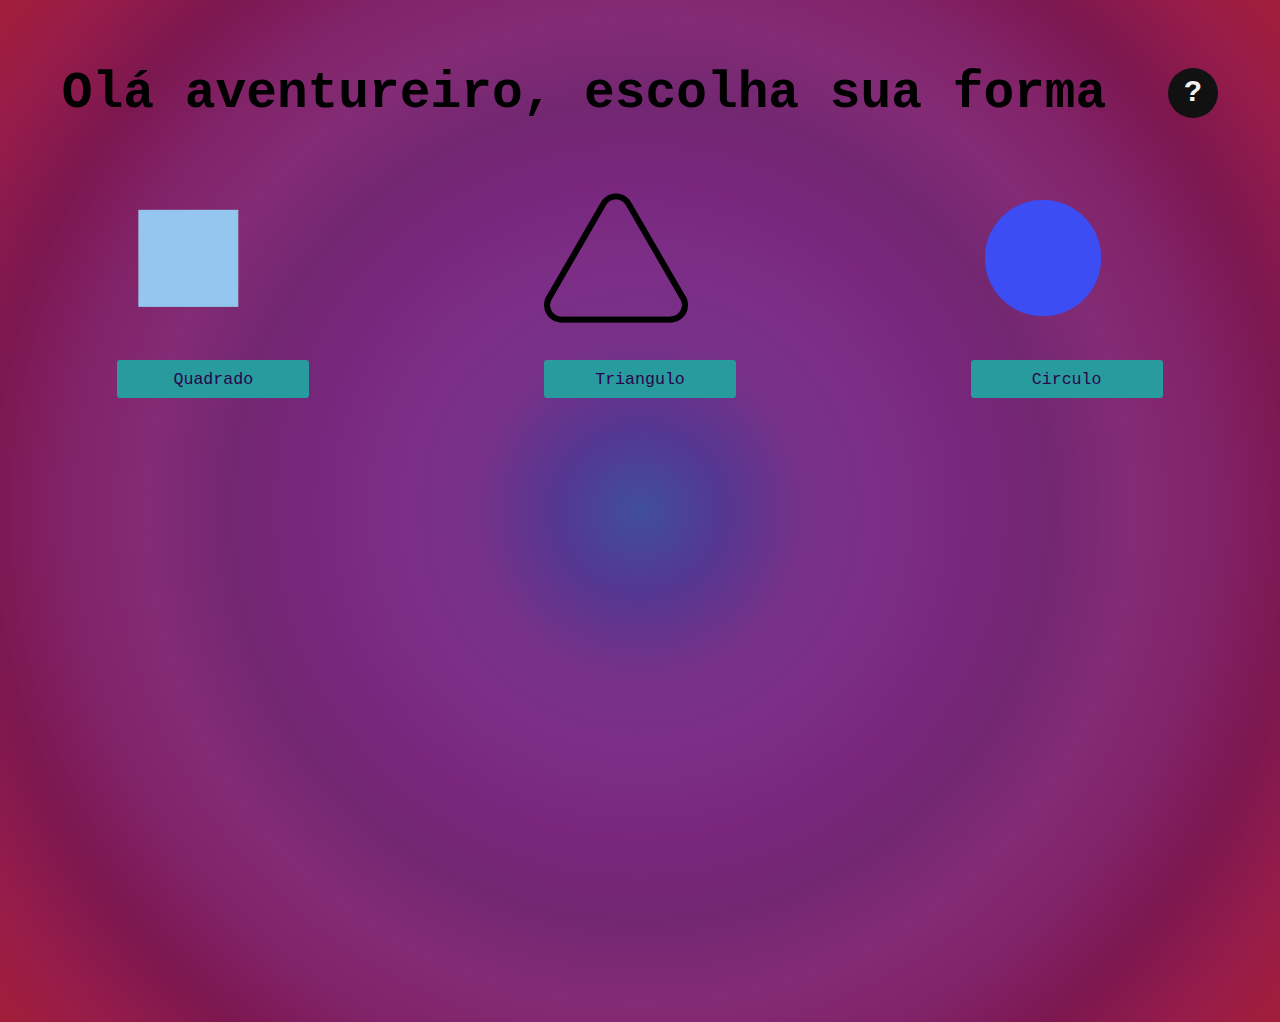
<file: index.html>
<!DOCTYPE html>
<html lang="pt-br">

<head>
    <meta charset="UTF-8">
    <meta name="viewport" content="width=device-width, initial-scale=1.0">
    <title>Aventura Geométrica</title>
    <link rel="stylesheet" href="./css/style.css">
    
</head>

<body>
    <div id="cover"></div>
    <div class="escrita">
        <h2 id="texto">Olá aventureiro, escolha sua forma</h2>
        <div id="dica">
            <p>
                &#63;
            </p>
        </div>
    </div>
    <div id="popup">
        <p>
            Em Geometria, onde formas viviam em harmonia, havia um Bosque dos Polígonos Proibidos. Um grupo de formas decidiu explorá-lo e encontrou formas estranhas, mas também um tesouro antigo. Eles retornaram triunfantes, aprendendo que a verdadeira coragem está em explorar o desconhecido, mesmo que isso desafie as normas.
        </p>
        <div class="achou">
            <span id="achou">
                DICA: Encontre as formas Proibidas e volte vitorioso
            </span>
            <p>
                DICA BONUS: A chave está destoantes aos olhos
            </p>
        </div>
        <div id="fecharPopup">
            <span></span>
            <span></span>
        </div>
    </div>
    <div id="container">
        <div class="formas">
            <img alt="quadrado" src="./assets/img/quadrado.png">
            <a id="quadrado" href="./pages/quadrado.html" class="btnFormas">Quadrado</a>
        </div>
        <div class="formas">
            <img alt="triangulo" src="./assets/img/triangulo.png">
            <a href="./pages/triangulo.html" id="triangulo"  class="btnFormas">Triangulo</a>
        </div>
        <div class="formas">
            <img alt="circulo" src="./assets/img/circulo.png">
            <a href="./pages/circulo.html" id="circulo"  class="btnFormas">Circulo</a>
        </div>
    </div>
    <div id="containerDois">
        <div class="formas">
            <img alt="quadrado" src="./assets/img/quadrado.png">
            <a href="./pages/quadrado.html" id="quadrado"  class="btnFormas">Quadrado</a>
        </div>
        <div class="formas">
            <img alt="triangulo" src="./assets/img/triangulo.png">
            <a href="./pages/triangulo.html" id="triangulo" class="btnFormas">Triangulo</a>
        </div>
        <div class="formas">
            <img alt="circulo" src="./assets/img/circulo.png">
            <a href="./pages/circulo.html" id="circulo" class="btnFormas">Circulo</a>
        </div>
        <div class="formas">
            <img alt="retangulo" src="./assets/img/retangulo.png">
            <a href="./pages/retangulo.html" id="retangulo"  class="btnFormas">Retangulo</a>
        </div>
        <div class="formas">
            <img alt="Cubo" src="./assets/img/cubo.png">
            <a href="./pages/cubo.html" id="cubo" class="btnFormas">Cubo</a>
        </div>
        <div class="formas">
            <img alt="Cuboide" src="./assets/img/cuboide.png">
            <a href="./pages/cuboide.html" id="cuboide"  class="btnFormas">Cuboide</a>
        </div>
        <div class="formas">
            <img alt="Trapezoide" src="./assets/img/trapezoide.png">
            <a href="./pages/trapezoide.html" id="trapezio"  class="btnFormas">trapezoide</a>
        </div>
        <div class="formas">
            <img alt="Romboedro" src="./assets/img/romboedro.png">
            <a href="./pages/romboedro.html" id="romboedro"  class="btnFormas">Romboedro</a>
        </div>
        <div class="formas">
            <img alt="Poligonos" src="./assets/img/pentagono.png">
            <a href="./pages/poligono.html" id="poligono"  class="btnFormas">Poligonos</a>
        </div>
    </div>

    <script src="./js/script.js"></script>
</body>

</html>
</file>
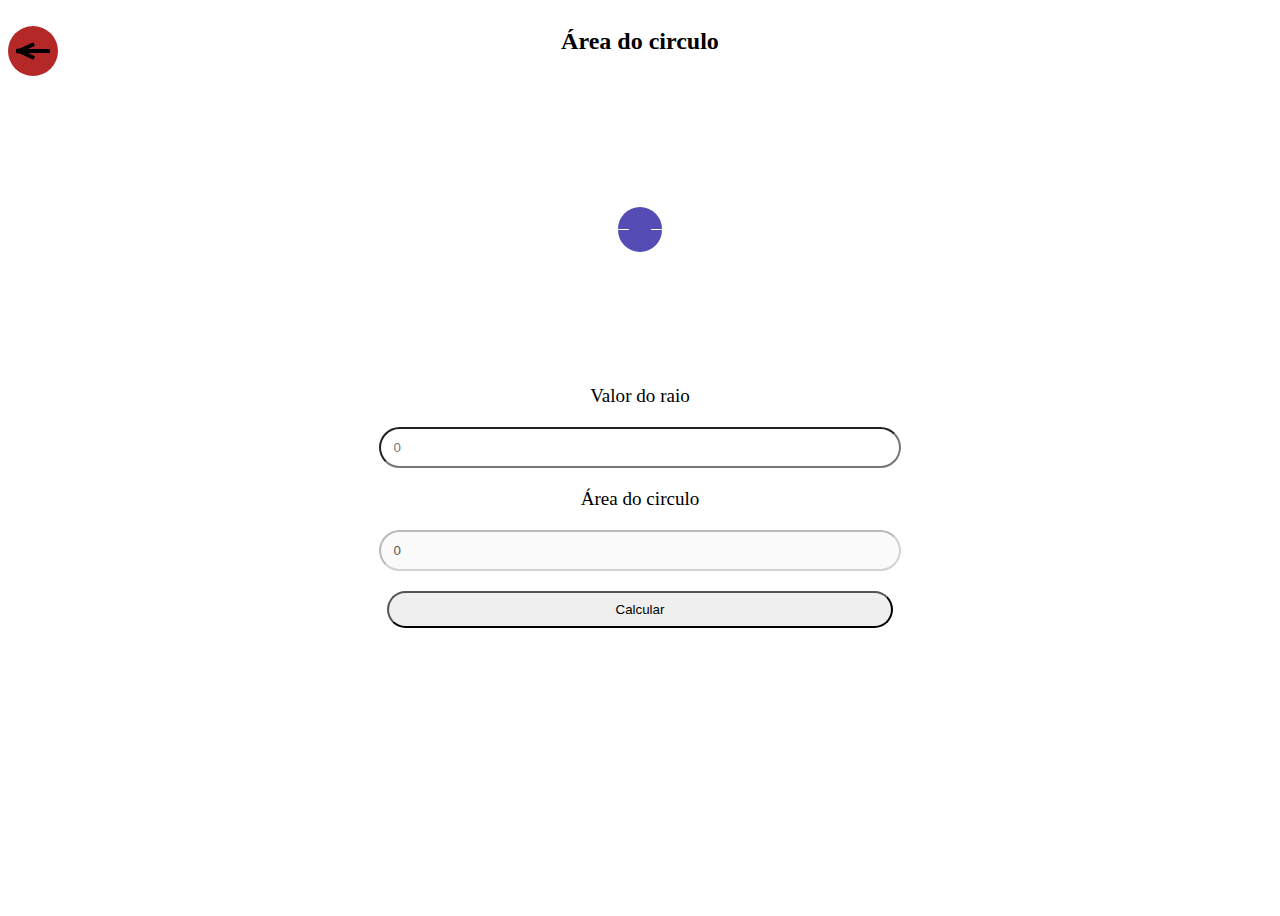
<file: pages/circulo.html>
<!DOCTYPE html>
<html lang="pt-br">

<head>
    <meta charset="UTF-8">
    <meta name="viewport" content="width=device-width, initial-scale=1.0">
    <title>Circulo</title>
    <style>
        a {
            width: 50px;
            height: 50px;
            position: absolute;
            border-radius: 50%;
            position: absolute;
            z-index: 1;
            color: rgba(180, 40, 40, 0);
        }

        body {
            display: flex;
            gap: 10px;
            flex-direction: column;
        }

        .voltar {
            background-color: rgb(180, 40, 40);
            width: 50px;
            height: 50px;
            position: absolute;
            border-radius: 50%;
            display: flex;
            justify-content: center;
            align-items: center;
        }

        .voltar span {
            border: 2px solid #000;
            width: 30px;
            position: absolute;
        }

        .voltar span:nth-child(1) {
            width: 15px;
            transform: rotate(-25deg);
            left: 15%;
            top: 40%;
        }

        .voltar span:nth-child(2) {
            width: 15px;
            transform: rotate(25deg);
            left: 15%;
            bottom: 40%;
        }

        .containerForma {
            display: flex;
            align-items: center;
            width: 100%;
            height: 100vh;
            flex-direction: column;
            position: relative;
            gap: 20px;
        }

        .containerForma input {
            width: 40%;
            height: calc(2vh + 1.5vw);
            border-radius: 30px;
            padding: 0 0 0 1vw;
        }

        .containerForma label {
            font-size: clamp(1rem, .7vh + 1vw, 2rem);
        }

        .containerForma button {
            width: 40%;
            height: calc(2vh + 1.5vw);
            border-radius: 30px;
            cursor: pointer;
        }

        .imagem {
            position: relative;
            height: 30%;
            display: flex;
            justify-content: center;
            align-items: center;
        }

        .loader {
            width: 44.8px;
            height: 44.8px;
            color: #554cb5;
            position: relative;
            background: radial-gradient(11.2px, currentColor 94%, #0000);
        }

        .loader:before {
            content: '';
            position: absolute;
            inset: 0;
            border-radius: 50%;
            background: radial-gradient(10.08px at bottom right, #0000 94%, currentColor) top left,
                radial-gradient(10.08px at bottom left, #0000 94%, currentColor) top right,
                radial-gradient(10.08px at top right, #0000 94%, currentColor) bottom left,
                radial-gradient(10.08px at top left, #0000 94%, currentColor) bottom right;
            background-size: 22.4px 22.4px;
            background-repeat: no-repeat;
            animation: loader 1.5s infinite cubic-bezier(0.3, 1, 0, 1);
        }

        @keyframes loader {
            33% {
                inset: -11.2px;
                transform: rotate(0deg);
            }

            66% {
                inset: -11.2px;
                transform: rotate(90deg);
            }

            100% {
                inset: 0;
                transform: rotate(90deg);
            }
        }
    </style>
</head>

<body>
    <a href="../index.html">
        a
        <div class="voltar">
            <span></span>
            <span></span>
            <span></span>
        </div>
    </a>
    <div class="containerForma">
        <h2>Área do circulo</h2>
        <div class="imagem">
            <div class="loader"></div>
        </div>
        <label for="raio">Valor do raio</label>
        <input type="text" name="raio" id="raio" placeholder="0">
        <label for="resultado">Área do circulo</label>
        <input type="text" disabled name="resultado" id="resultado" value="0">
        <button id="calcular">Calcular</button>
    </div>
    <script>
        const raio = document.getElementById("raio");
        const resultado = document.getElementById("resultado");
        const calcular = document.getElementById("calcular");
        calcular.addEventListener("click", () => {
            let raioValor = parseFloat(raio.value);
            if (isNaN(raioValor)) {
                alert("por favor adicione um numero")
            } else {
                resultado.value = raioValor * raioValor * Math.PI;
            }
        });
    </script>
</body>

</html>
</file>
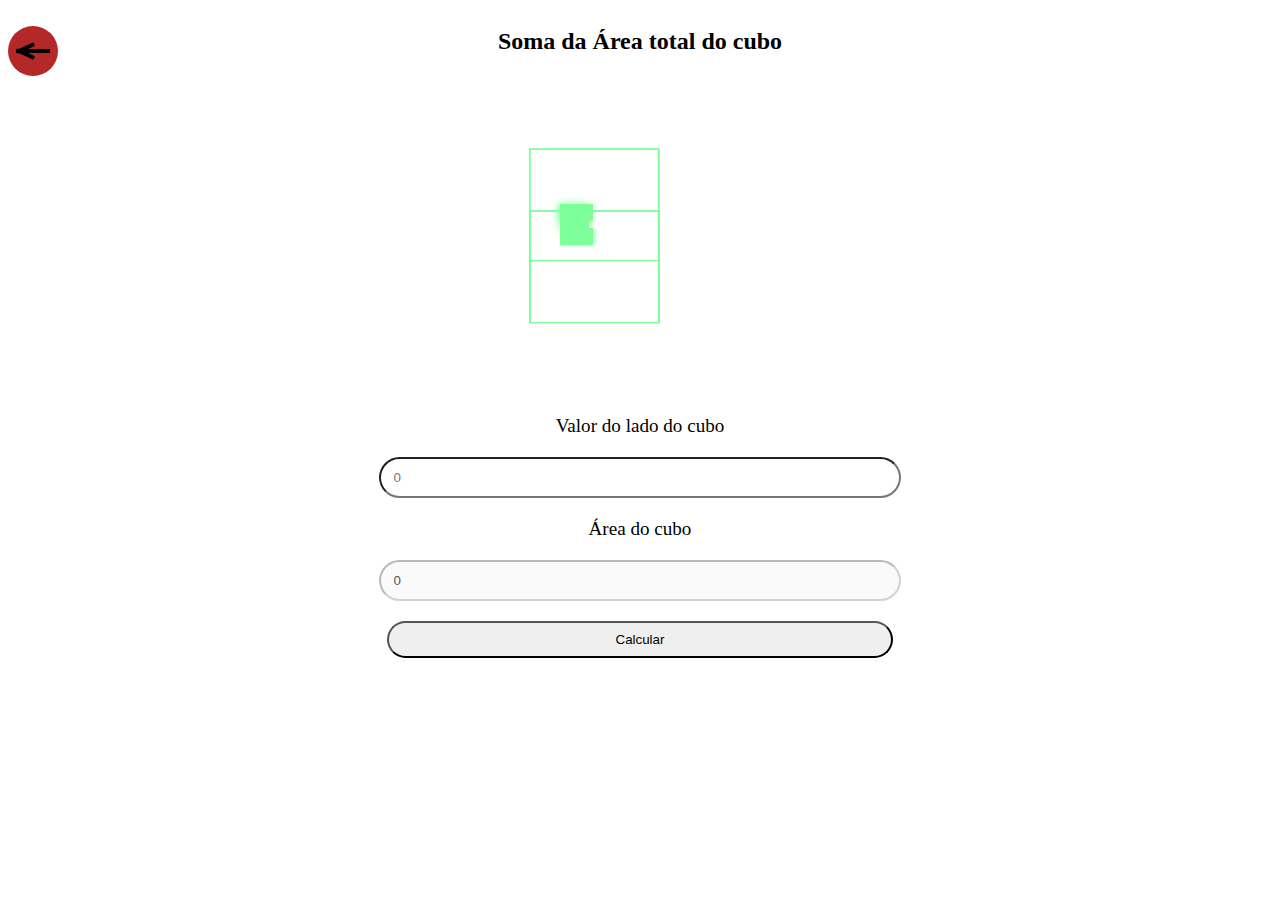
<file: pages/cubo.html>
<!DOCTYPE html>
<html lang="pt-br">

<head>
    <meta charset="UTF-8">
    <meta name="viewport" content="width=device-width, initial-scale=1.0">
    <title>Cubo</title>
    <style>
        a {
            width: 50px;
            height: 50px;
            position: absolute;
            border-radius: 50%;
            position: absolute;
            z-index: 1;
            color: rgba(180, 40, 40, 0);
        }

        body {
            display: flex;
            gap: 10px;
            flex-direction: column;
        }

        .voltar {
            background-color: rgb(180, 40, 40);
            width: 50px;
            height: 50px;
            position: absolute;
            border-radius: 50%;
            display: flex;
            justify-content: center;
            align-items: center;
        }

        .voltar span {
            border: 2px solid #000;
            width: 30px;
            position: absolute;
        }

        .voltar span:nth-child(1) {
            width: 15px;
            transform: rotate(-25deg);
            left: 15%;
            top: 40%;
        }

        .voltar span:nth-child(2) {
            width: 15px;
            transform: rotate(25deg);
            left: 15%;
            bottom: 40%;
        }

        .containerForma {
            display: flex;
            align-items: center;
            width: 100%;
            height: 100vh;
            flex-direction: column;
            position: relative;
            gap: 20px;
        }

        .containerForma input {
            width: 40%;
            height: calc(2vh + 1.5vw);
            border-radius: 30px;
            padding: 0 0 0 1vw;
        }

        .containerForma label {
            font-size: clamp(1rem, .7vh + 1vw, 2rem);
        }

        .containerForma button {
            width: 40%;
            height: calc(2vh + 1.5vw);
            border-radius: 30px;
            cursor: pointer;
        }

        .cube {
            position: relative;
            width: 300px;
            height: 300px;
            transform-style: preserve-3d;
            transform: rotateX(-30deg);
            animation: animateD 8s linear infinite;
        }

        @keyframes animateD {
            0% {
                transform: rotateX(-15deg) rotateY(0deg);
            }

            100% {
                transform: rotateX(-15deg) rotateY(-360deg);
            }
        }

        .cube div {
            position: absolute;
            top: 0;
            left: 0;
            width: 100%;
            height: 100%;
            transform-style: preserve-3d;
        }

        .cube2 {
            position: relative;
            width: 150px;
            height: 150px;
            transform-style: preserve-3d;
            animation: animateD2 5s ease-out infinite alternate;
        }

        @keyframes animateD2 {
            0% {
                transform: rotateX(0deg) rotateY(0deg);
            }

            100% {
                transform: rotateX(180deg) rotateY(-360deg);
            }
        }

        .cube2 div {
            position: absolute;
            top: 35px;
            left: 0;
            width: 65%;
            height: 65%;
            transform-style: preserve-3d;
        }

        .cube2 div span {
            position: absolute;
            top: 20%;
            left: 20%;
            width: 65%;
            height: 65%;
            background: transparent;
            border: 2px solid #7dff99;
            transform: rotateY(calc(90deg * var(--i))) translateZ(62px);
        }

        .cube3 {
            position: absolute;
            width: 300px;
            height: 300px;
            transform-style: preserve-3d;
            transform: rotateX(-30deg);
            animation: animateD3 1s ease-in-out infinite alternate;
        }

        @keyframes animateD3 {
            0% {
                transform: rotateX(-90deg) rotateY(0deg);
            }

            100% {
                transform: rotateX(90deg) rotateY(45deg);
            }
        }

        .cube3 div {
            position: absolute;
            top: 70px;
            left: 70px;
            width: 15%;
            height: 15%;
            transform-style: preserve-3d;
        }

        .cube3 div span {
            position: absolute;
            top: 0;
            left: 0;
            width: 100%;
            height: 100%;
            background: #7dff99;
            transform: rotateY(calc(90deg * var(--i))) translateZ(14px);
            box-shadow: 0px 0px 7px #7dff99;
        }

        .top3 {
            position: absolute;
            top: 0;
            left: 0;
            background: #7dff99;
            transform: rotateX(90deg) translateZ(14px);
            box-shadow: 0px 0px 10px #7dff99;
        }
    </style>
</head>

<body>
    <a href="../index.html">
        a
        <div class="voltar">
            <span></span>
            <span></span>
            <span></span>
        </div>
    </a>
    <div class="containerForma">
        <h2>Soma da Área total do cubo</h2>
        <div class="imagem">
            <div class="cube">
                <div class="topD"></div>
                <div>
                    <span style="--i:0"></span>
                    <span style="--i:1"></span>
                    <span style="--i:2"></span>
                    <span style="--i:3"></span>
                </div>
                <div class="cube2">
                    <div>
                        <span style="--i:0"></span>
                        <span style="--i:1"></span>
                        <span style="--i:2"></span>
                        <span style="--i:3"></span>
                    </div>
                    <div class="cube3">
                        <div class="top3"></div>
                        <div>
                            <span style="--i:0"></span>
                            <span style="--i:1"></span>
                            <span style="--i:2"></span>
                            <span style="--i:3"></span>
                        </div>
                    </div>
                </div>
            </div>
        </div>
        <label for="lado">Valor do lado do cubo</label>
        <input type="text" name="lado" id="lado" placeholder="0">
        <label for="resultado">Área do cubo</label>
        <input type="text" disabled name="resultado" id="resultado" value="0">
        <button id="calcular">Calcular</button>
    </div>
    <script>
        const lado = document.getElementById("lado");
        const resultado = document.getElementById("resultado");
        const calcular = document.getElementById("calcular");
        calcular.addEventListener("click", () => {
            let ladoValor = parseFloat(lado.value);
            if (isNaN(ladoValor)) {
                alert("por favor adicione um numero")
            } else {
                resultado.value = parseFloat(lado.value) * parseFloat(lado.value) * 6;
            }
        });
    </script>
</body>

</html>
</file>
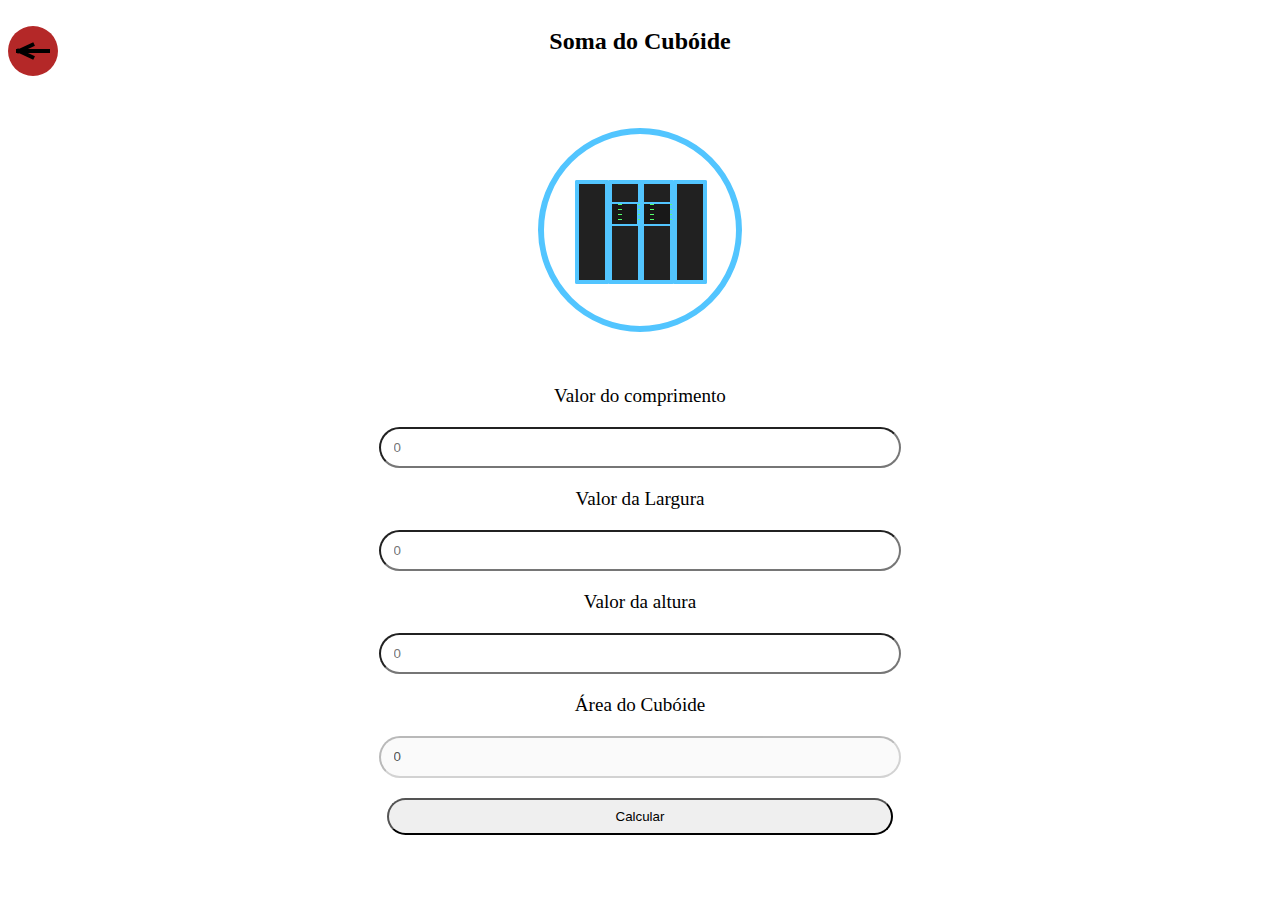
<file: pages/cuboide.html>
<!DOCTYPE html>
<html lang="pt-br">

<head>
    <meta charset="UTF-8">
    <meta name="viewport" content="width=device-width, initial-scale=1.0">
    <title>Cuboide</title>
    <style>
        a {
            width: 50px;
            height: 50px;
            position: absolute;
            border-radius: 50%;
            position: absolute;
            z-index: 1;
            color: rgba(180, 40, 40, 0);
        }

        body {
            display: flex;
            gap: 10px;
            flex-direction: column;
        }

        .voltar {
            background-color: rgb(180, 40, 40);
            width: 50px;
            height: 50px;
            position: absolute;
            border-radius: 50%;
            display: flex;
            justify-content: center;
            align-items: center;
        }

        .voltar span {
            border: 2px solid #000;
            width: 30px;
            position: absolute;
        }

        .voltar span:nth-child(1) {
            width: 15px;
            transform: rotate(-25deg);
            left: 15%;
            top: 40%;
        }

        .voltar span:nth-child(2) {
            width: 15px;
            transform: rotate(25deg);
            left: 15%;
            bottom: 40%;
        }

        .containerForma {
            display: flex;
            align-items: center;
            width: 100%;
            height: 100vh;
            flex-direction: column;
            position: relative;
            gap: 20px;
        }

        .containerForma input {
            width: 40%;
            height: calc(2vh + 1.5vw);
            border-radius: 30px;
            padding: 0 0 0 1vw;
        }

        .containerForma label {
            font-size: clamp(1rem, .7vh + 1vw, 2rem);
        }

        .containerForma button {
            width: 40%;
            height: calc(2vh + 1.5vw);
            border-radius: 30px;
            cursor: pointer;
        }

        .imagem {
            position: relative;
            height: 30%;
            display: flex;
            justify-content: center;
            align-items: center;
        }

        .loader {
            margin: 0 auto;
            display: flex;
            width: 12rem;
            height: 12rem;
            justify-content: center;
            align-items: center;
            flex-direction: column;
            overflow: hidden;
            position: relative;
            border-radius: 50%;
            border: 0.4rem solid #52c5ff;
        }

        .container[class*="1"] {
            animation-delay: 1s;
        }

        .container[class*="2"] {
            animation-delay: 1.3s;
        }

        .container[class*="3"] {
            animation-delay: 1.6s;
        }

        .container[class*="4"] {
            animation-delay: 1.9s;
        }

        .tars {
            z-index: 0;
            position: absolute;
            height: 100px;
            width: 130px;
            display: grid;
            grid-template-columns: repeat(4, 1fr);
            transform-style: preserve-3d;
            animation: rotateX3D 6s ease-in-out infinite;
            animation-delay: 1s;
        }

        .container {
            position: relative;
            display: flex;
            width: 100%;
            height: 100%;
            transform-style: preserve-3d;
            animation: rotateY3D 3s ease-in infinite both;
        }

        .shape {
            width: 100%;
            height: 100%;
            transform-style: preserve-3d;
            position: relative;
            z-index: -1;
        }

        .shape div {
            display: block;
            position: absolute;
            text-align: center;
        }

        .container:nth-child(2) .f::after,
        .container:nth-child(3) .f::after {
            position: absolute;
            content: '';
            width: 100%;
            z-index: -1;
            height: 20px;
            background-image: radial-gradient(#54ff6e 2px, transparent 1%);
            background-size: 20px 5px;
            left: 0;
            top: 20%;
            border: 0;
            animation: animMove 2s linear infinite alternate-reverse;
            overflow: hidden;
        }

        .container:nth-child(2) .f::before,
        .container:nth-child(3) .f::before {
            position: absolute;
            content: '';
            width: 85%;
            z-index: -1;
            height: 20px;
            left: 0;
            top: 20%;
            border: 0;
            background: #181818;
            border: 2px solid #52c5ff;
            overflow: hidden;
        }

        .container:nth-child(1),
        .container:nth-child(4) {

            & .f: :before,
            & .r::before,
            & .l::before {
                position: absolute;
                content: '';
                width: 95%;
                height: 5px;
                left: 0;
                top: 25%;
                border: 1px solid #52c5ff;
                overflow: hidden;
            }
        }

        .container:nth-child(1) .b::before,
        .container:nth-child(4) .b::before {
            position: absolute;
            content: '';
            width: 95%;
            z-index: -1;
            height: 5px;
            left: 0;
            top: 69%;
            border: 0;
            border: 1px solid #52c5ff;
            overflow: hidden;
        }

        .f {
            transform: rotateY(0deg) translateZ(15px);
            border-radius: 2px;
            overflow: hidden;
            transform-style: preserve-3d;
        }

        .b {
            transform: rotateX(180deg) translateZ(15px);
            border-radius: 2px;
        }

        .f,
        .b {
            width: 30px;
            height: 100px;
            background: #212121;
            box-shadow: inset 0 0 0 2px #52c5ff;
            border: 2px solid #52c5ff;
        }

        .l {
            transform: rotateY(-90deg) translateZ(0px);
            border-radius: 2px;
        }

        .r {
            transform: rotateY(90deg) translateZ(-30px);
            border-radius: 2px;
        }

        .l,
        .r {
            width: 30px;
            height: 100px;
            left: 15px;
            position: relative;
            z-index: -1;
            background: #212121;
            box-shadow: inset 0 0 0 2px #52c5ff;
            border: 2px solid #52c5ff;
        }

        .t {
            transform: rotateX(90deg) translateZ(40px);
            border-radius: 2px;
        }

        .bot {
            transform: rotateX(-90deg) translateZ(60px);
            border-radius: 2px;
        }

        .t,
        .bot {
            width: 30px;
            height: 30px;
            top: 25px;
            position: relative;
            z-index: -1;
            background: #212121;
            box-shadow: inset 0 0 0 2px #52c5ff;
            border: 2px solid #52c5ff;
        }

        @keyframes rotateY3D {
            0% {
                transform: translateZ(0px) rotateX(0);
            }

            50% {
                transform: translateZ(0px) rotateX(-360deg);
            }

            100% {
                transform: translateZ(0px) rotateX(-360deg);
            }
        }

        @keyframes rotateX3D {
            0% {
                transform: translateX(0px) rotateY(0);
            }

            50% {
                transform: translateX(0px) rotateY(180deg);
            }

            100% {
                transform: translateX(0px) rotateY(360deg);
            }
        }

        @keyframes animMove {
            0% {
                transform: translateX(20px);
            }

            100% {
                transform: translateX(-10px);
            }
        }
    </style>
</head>

<body>
    <a href="../index.html">
        a
        <div class="voltar">
            <span></span>
            <span></span>
            <span></span>
        </div>
    </a>
    <div class="containerForma">
        <h2>Soma do Cubóide</h2>
        <div class="imagem">
            <div class="loader">
                <div class="tars">
                    <div class="container 1">
                        <div class="shape">
                            <div class="f"></div>
                            <div class="b"></div>
                            <div class="l"></div>
                            <div class="r"></div>
                            <div class="t"></div>
                            <div class="bot"></div>
                        </div>
                    </div>
                    <div class="container 2">
                        <div class="shape">
                            <div class="f"></div>
                            <div class="b"></div>
                            <div class="l"></div>
                            <div class="r"></div>
                            <div class="t"></div>
                            <div class="bot"></div>
                        </div>
                    </div>
                    <div class="container 3">
                        <div class="shape">
                            <div class="f"></div>
                            <div class="b"></div>
                            <div class="l"></div>
                            <div class="r"></div>
                            <div class="t"></div>
                            <div class="bot"></div>
                        </div>
                    </div>
                    <div class="container 4">
                        <div class="shape">
                            <div class="f"></div>
                            <div class="b"></div>
                            <div class="l"></div>
                            <div class="r"></div>
                            <div class="t"></div>
                            <div class="bot"></div>
                        </div>
                    </div>
                </div>
            </div>
        </div>
        <label for="comprimento">Valor do comprimento</label>
        <input type="text" name="comprimento" id="comprimento" placeholder="0">
        <label for="largura">Valor da Largura</label>
        <input type="text" name="largura" id="largura" placeholder="0">
        <label for="altura">Valor da altura</label>
        <input type="text" name="altura" id="altura" placeholder="0">
        <label for="resultado">Área do Cubóide</label>
        <input type="text" disabled name="resultado" id="resultado" value="0">
        <button id="calcular">Calcular</button>
    </div>
    <script>
        const comprimento = document.getElementById("comprimento");
        const largura = document.getElementById("largura");
        const altura = document.getElementById("altura");
        const resultado = document.getElementById("resultado");
        const calcular = document.getElementById("calcular");
        calcular.addEventListener("click", () => {
            let comprimentoValor = parseFloat(comprimento.value), larguraValor = parseFloat(largura.value), alturaValor = parseFloat(altura.value);
            if (isNaN(comprimentoValor) || isNaN(larguraValor) || isNaN(alturaValor)) {
                alert("por favor adicione um numero")
            } else {
                resultado.value = 2 * alturaValor * larguraValor + 2 * larguraValor * comprimentoValor + 2 * alturaValor * comprimentoValor;
            }
        });
    </script>
</body>

</html>
</file>
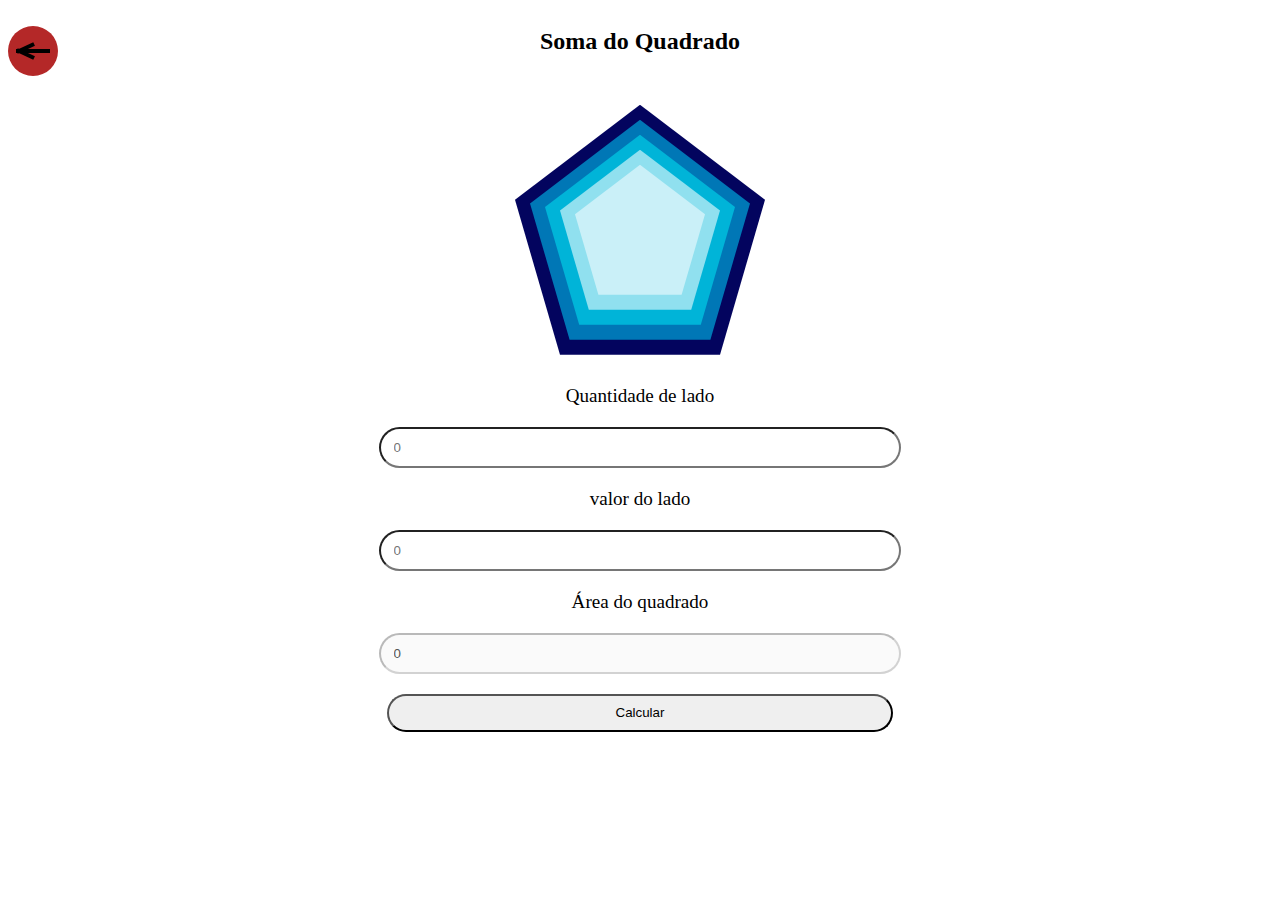
<file: pages/poligono.html>
<!DOCTYPE html>
<html lang="pt-br">

<head>
    <meta charset="UTF-8">
    <meta name="viewport" content="width=device-width, initial-scale=1.0">
    <title>Poligonos</title>
    <style>
        a {
            width: 50px;
            height: 50px;
            position: absolute;
            border-radius: 50%;
            position: absolute;
            z-index: 1;
            color: rgba(180, 40, 40, 0);
        }

        body {
            display: flex;
            gap: 10px;
            flex-direction: column;
        }

        .voltar {
            background-color: rgb(180, 40, 40);
            width: 50px;
            height: 50px;
            position: absolute;
            border-radius: 50%;
            display: flex;
            justify-content: center;
            align-items: center;
        }

        .voltar span {
            border: 2px solid #000;
            width: 30px;
            position: absolute;
        }

        .voltar span:nth-child(1) {
            width: 15px;
            transform: rotate(-25deg);
            left: 15%;
            top: 40%;
        }

        .voltar span:nth-child(2) {
            width: 15px;
            transform: rotate(25deg);
            left: 15%;
            bottom: 40%;
        }

        .containerForma {
            display: flex;
            align-items: center;
            width: 100%;
            height: 100vh;
            flex-direction: column;
            position: relative;
            gap: 20px;
        }

        .containerForma input {
            width: 40%;
            height: calc(2vh + 1.5vw);
            border-radius: 30px;
            padding: 0 0 0 1vw;
        }

        .containerForma label {
            font-size: clamp(1rem, .7vh + 1vw, 2rem);
        }

        .containerForma button {
            width: 40%;
            height: calc(2vh + 1.5vw);
            border-radius: 30px;
            cursor: pointer;
        }

        .imagem {
            position: relative;
            height: 30%;
            display: flex;
            justify-content: center;
            align-items: center;
        }

        .card {
            display: flex;
            align-items: center;
            justify-content: center;
        }

        .card * {
            position: absolute;
        }

        .pentagon1 {
            width: 250px;
            height: 250px;
            background: #03045e;
            clip-path: polygon(50% 0%, 100% 38%, 82% 100%, 18% 100%, 0% 38%);
            transition: all .3s ease-in-out;
        }

        .pentagon2 {
            width: 220px;
            height: 220px;
            background: #0077b6;
            clip-path: polygon(50% 0%, 100% 38%, 82% 100%, 18% 100%, 0% 38%);
            transition: all .4s ease-in-out;
        }

        .pentagon3 {
            width: 190px;
            height: 190px;
            background: #00b4d8;
            clip-path: polygon(50% 0%, 100% 38%, 82% 100%, 18% 100%, 0% 38%);
            transition: all .5s ease-in-out;
        }

        .pentagon4 {
            width: 160px;
            height: 160px;
            background: #90e0ef;
            clip-path: polygon(50% 0%, 100% 38%, 82% 100%, 18% 100%, 0% 38%);
            transition: all .6s ease-in-out;
        }

        .pentagon5 {
            width: 130px;
            height: 130px;
            background: #caf0f8;
            clip-path: polygon(50% 0%, 100% 38%, 82% 100%, 18% 100%, 0% 38%);
            transition: all .7s ease-in-out;
        }

        .card:hover .pentagon1 {
            transform: scale(1.3) rotate(45deg);
        }

        .card:hover .pentagon2 {
            transform: scale(1.3) rotate(90deg) translate(-20px, 20px);
        }

        .card:hover .pentagon3 {
            transform: scale(1.3) rotate(135deg) translate(-40px, 40px);
        }

        .card:hover .pentagon4 {
            transform: scale(1.3) rotate(190deg) translate(-60px, 60px);
        }

        .card:hover .pentagon5 {
            transform: scale(1.3) rotate(235deg) translate(-80px, 80px);
        }
    </style>
</head>

<body>
    <a href="../index.html">
        a
        <div class="voltar">
            <span></span>
            <span></span>
            <span></span>
        </div>
    </a>
    <div class="containerForma">
        <h2>Soma do Quadrado</h2>
        <div class="imagem">
            <div class="card">
                <div class="pentagon1"></div>
                <div class="pentagon2"></div>
                <div class="pentagon3"></div>
                <div class="pentagon4"></div>
                <div class="pentagon5"></div>
            </div>
        </div>
        <label for="qtdLado">Quantidade de lado</label>
        <input type="text" name="qtdLado" id="qtdLado" placeholder="0">
        <label for="lado">valor do lado</label>
        <input type="text" name="lado" id="lado" placeholder="0">
        <label for="resultado">Área do quadrado</label>
        <input type="text" disabled name="resultado" id="resultado" value="0">
        <button id="calcular">Calcular</button>
    </div>
    <script>
        const qtdLado = document.getElementById("qtdLado");
        const lado = document.getElementById("lado");
        const resultado = document.getElementById("resultado");
        const calcular = document.getElementById("calcular");
        calcular.addEventListener("click", () => {
            let ladoValor = parseFloat(lado.value), qtdLadoValor = parseFloat(qtdLado.value);
            if (isNaN(ladoValor) || isNaN(qtdLadoValor)) {
                alert("por favor adicione numeros");
            } else if (qtdLadoValor <= 2) {
                alert("é preciso no mínimo 3 lados");
            } else {
                resultado.value = ladoValor * qtdLadoValor;
            }
        });
    </script>
</body>

</html>
</file>
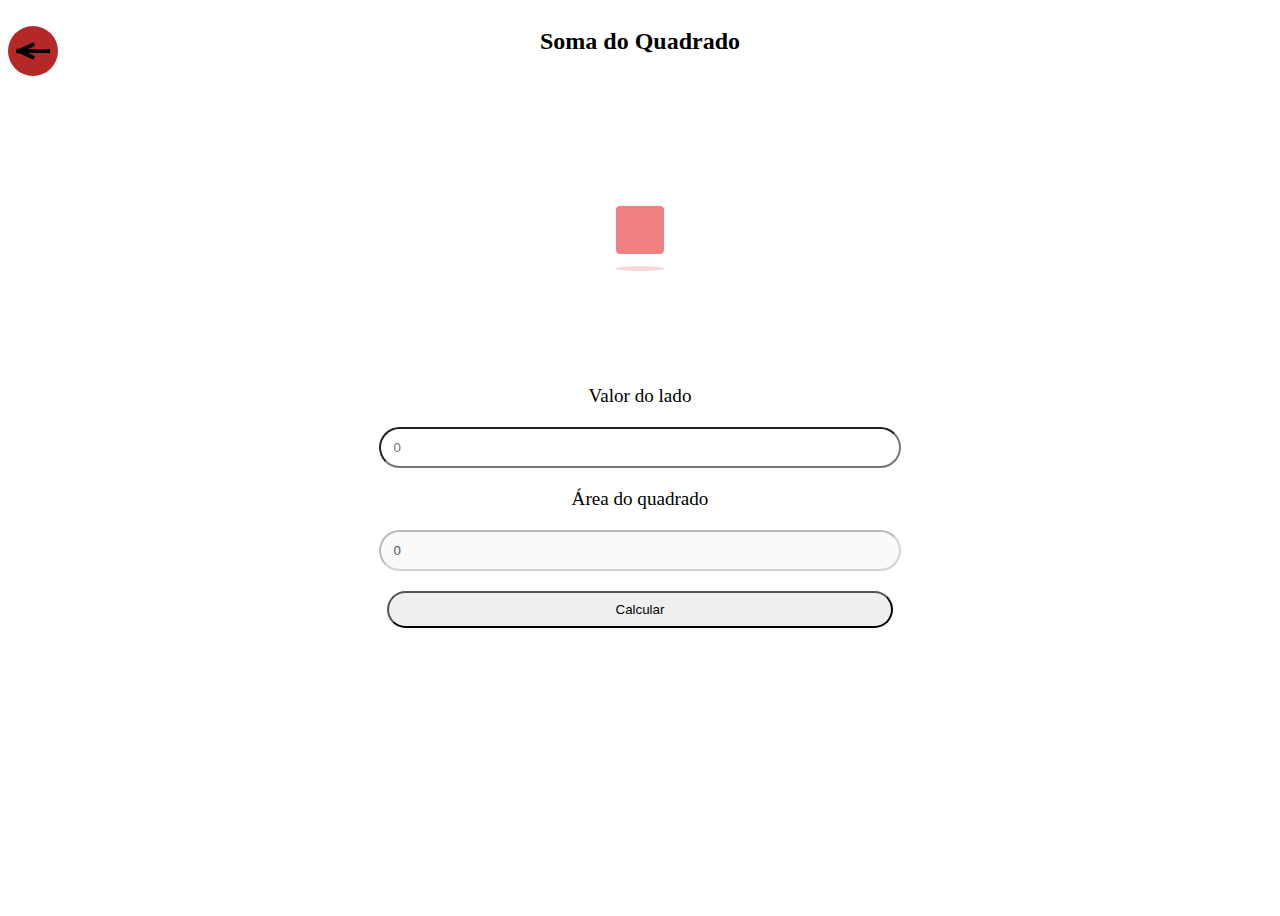
<file: pages/quadrado.html>
<!DOCTYPE html>
<html lang="pt-br">

<head>
    <meta charset="UTF-8">
    <meta name="viewport" content="width=device-width, initial-scale=1.0">
    <title>Quadrado</title>
    <style>
        a {
            width: 50px;
            height: 50px;
            position: absolute;
            border-radius: 50%;
            position: absolute;
            z-index: 1;
            color: rgba(180, 40, 40, 0);
        }

        body {
            display: flex;
            gap: 10px;
            flex-direction: column;
        }

        .voltar {
            background-color: rgb(180, 40, 40);
            width: 50px;
            height: 50px;
            position: absolute;
            border-radius: 50%;
            display: flex;
            justify-content: center;
            align-items: center;
        }

        .voltar span {
            border: 2px solid #000;
            width: 30px;
            position: absolute;
        }

        .voltar span:nth-child(1) {
            width: 15px;
            transform: rotate(-25deg);
            left: 15%;
            top: 40%;
        }

        .voltar span:nth-child(2) {
            width: 15px;
            transform: rotate(25deg);
            left: 15%;
            bottom: 40%;
        }

        .containerForma {
            display: flex;
            align-items: center;
            width: 100%;
            height: 100vh;
            flex-direction: column;
            position: relative;
            gap: 20px;
        }

        .containerForma input {
            width: 40%;
            height: calc(2vh + 1.5vw);
            border-radius: 30px;
            padding: 0 0 0 1vw;
        }

        .containerForma label {
            font-size: clamp(1rem, .7vh + 1vw, 2rem);
        }

        .containerForma button {
            width: 40%;
            height: calc(2vh + 1.5vw);
            border-radius: 30px;
            cursor: pointer;
        }

        .imagem {
            position: relative;
            height: 30%;
            display: flex;
            justify-content: center;
            align-items: center;
        }

        .loader {
            width: 48px;
            height: 48px;
            margin: auto;
            position: relative;
        }

        .loader:before {
            content: '';
            width: 48px;
            height: 5px;
            background: #f0808050;
            position: absolute;
            top: 60px;
            left: 0;
            border-radius: 50%;
            animation: shadow324 0.5s linear infinite;
        }

        .loader:after {
            content: '';
            width: 100%;
            height: 100%;
            background: #f08080;
            position: absolute;
            top: 0;
            left: 0;
            border-radius: 4px;
            animation: jump7456 0.5s linear infinite;
        }

        @keyframes jump7456 {
            15% {
                border-bottom-right-radius: 3px;
            }

            25% {
                transform: translateY(9px) rotate(22.5deg);
            }

            50% {
                transform: translateY(18px) scale(1, .9) rotate(45deg);
                border-bottom-right-radius: 40px;
            }

            75% {
                transform: translateY(9px) rotate(67.5deg);
            }

            100% {
                transform: translateY(0) rotate(90deg);
            }
        }

        @keyframes shadow324 {

            0%,
            100% {
                transform: scale(1, 1);
            }

            50% {
                transform: scale(1.2, 1);
            }
        }
    </style>
</head>

<body>
    <a href="../index.html">
        a
        <div class="voltar">
            <span></span>
            <span></span>
            <span></span>
        </div>
    </a>
    <div class="containerForma">
        <h2>Soma do Quadrado</h2>
        <div class="imagem">
            <div class="loader"></div>
        </div>
        <label for="lado">Valor do lado</label>
        <input type="text" name="lado" id="lado" placeholder="0">
        <label for="resultado">Área do quadrado</label>
        <input type="text" disabled name="resultado" id="resultado" value="0">
        <button id="calcular">Calcular</button>
    </div>
    <script>
        const lado = document.getElementById("lado");
        const resultado = document.getElementById("resultado");
        const calcular = document.getElementById("calcular");
        calcular.addEventListener("click", () => {
            let ladoValor = parseFloat(lado.value);
            if (isNaN(ladoValor)) {
                alert("por favor adicione um numero")
            } else {
                resultado.value = parseFloat(lado.value) * parseFloat(lado.value);
            }
        });
    </script>
</body>

</html>
</file>
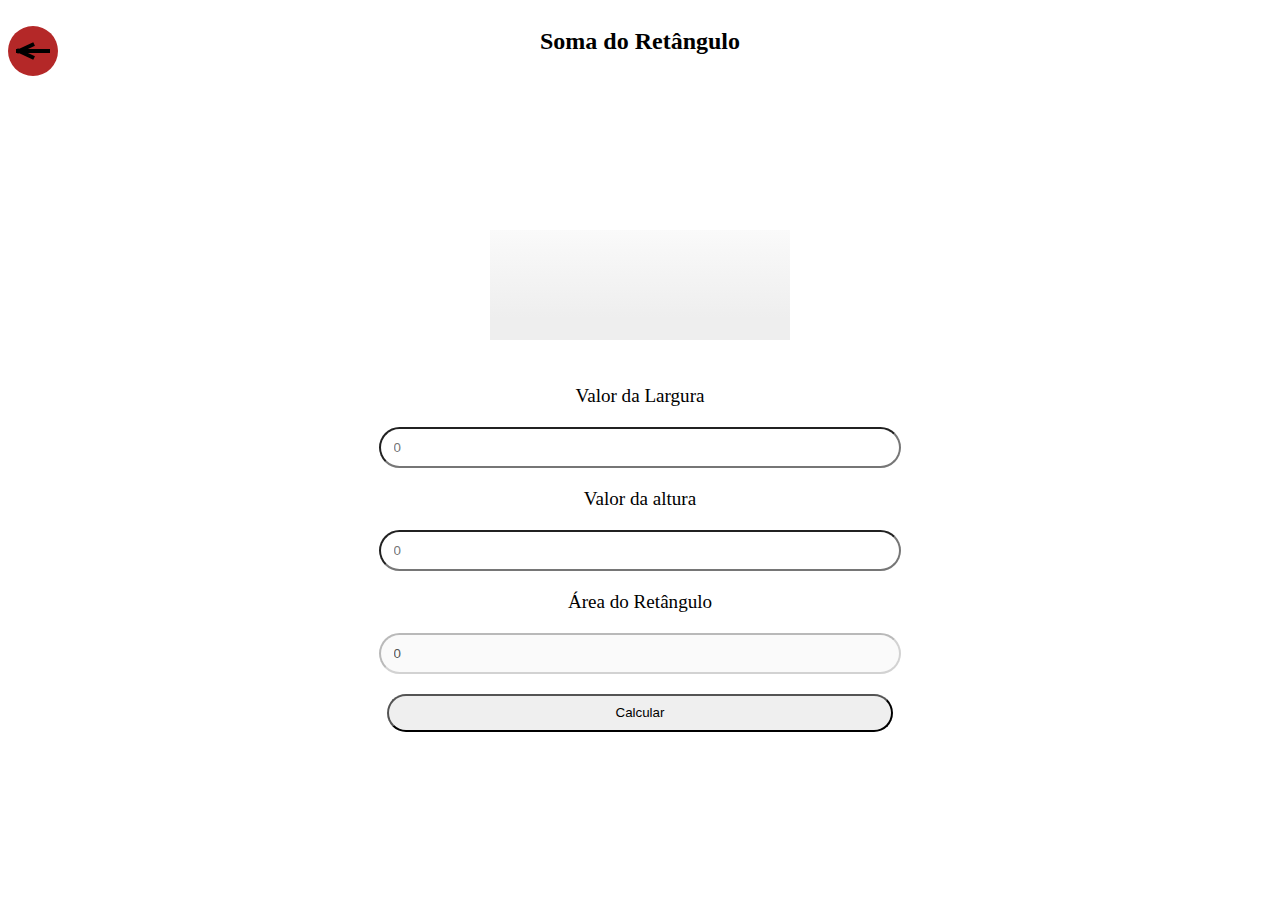
<file: pages/retangulo.html>
<!DOCTYPE html>
<html lang="pt-br">

<head>
    <meta charset="UTF-8">
    <meta name="viewport" content="width=device-width, initial-scale=1.0">
    <title>Retangulo</title>
    <style>
        a {
            width: 50px;
            height: 50px;
            position: absolute;
            border-radius: 50%;
            position: absolute;
            z-index: 1;
            color: rgba(180, 40, 40, 0);
        }

        body {
            display: flex;
            gap: 10px;
            flex-direction: column;
        }

        .voltar {
            background-color: rgb(180, 40, 40);
            width: 50px;
            height: 50px;
            position: absolute;
            border-radius: 50%;
            display: flex;
            justify-content: center;
            align-items: center;
        }

        .voltar span {
            border: 2px solid #000;
            width: 30px;
            position: absolute;
        }

        .voltar span:nth-child(1) {
            width: 15px;
            transform: rotate(-25deg);
            left: 15%;
            top: 40%;
        }

        .voltar span:nth-child(2) {
            width: 15px;
            transform: rotate(25deg);
            left: 15%;
            bottom: 40%;
        }

        .containerForma {
            display: flex;
            align-items: center;
            width: 100%;
            height: 100vh;
            flex-direction: column;
            position: relative;
            gap: 20px;
        }

        .containerForma input {
            width: 40%;
            height: calc(2vh + 1.5vw);
            border-radius: 30px;
            padding: 0 0 0 1vw;
        }

        .containerForma label {
            font-size: clamp(1rem, .7vh + 1vw, 2rem);
        }

        .containerForma button {
            width: 40%;
            height: calc(2vh + 1.5vw);
            border-radius: 30px;
            cursor: pointer;
        }

        .imagem {
            position: relative;
            height: 30%;
            display: flex;
            justify-content: center;
            align-items: center;
        }

        /* The loader container */
        .loader {
            position: absolute;
            top: 50%;
            left: 50%;
            width: 200px;
            height: 100px;
            margin-top: -100px;
            margin-left: -100px;
            perspective: 1000px;
            transform-style: preserv3d;
        }

        .loader--reflect {
            margin-top: 0;
        }

        .loader--reflect:after {
            content: '';
            position: absolute;
            top: 0;
            left: -25%;
            width: 150%;
            height: 110%;
            background: linear-gradient(0deg, rgba(238, 238, 238, 1), rgba(238, 238, 238, 1) 20%, rgba(238, 238, 238, 0.3));
        }


        /* The bar */
        .bar {
            position: absolute;
            bottom: 0;
            left: 0;
            width: 20px;
            height: 100px;
            background-color: #1e3f57;
            transform: scaleY(0);
            transform-style: preserve3d;
            animation: bar 3s cubic-bezier(.81, .04, .4, .7) infinite;
        }

        .bar:nth-child(2) {
            left: 20px;
            background-color: #264a63;
            animation-delay: 50ms;
        }

        .bar:nth-child(3) {
            left: 40px;
            background-color: #2d566f;
            animation-delay: 100ms;
        }

        .bar:nth-child(4) {
            left: 60px;
            background-color: #35617a;
            animation-delay: 150ms;
        }

        .bar:nth-child(5) {
            left: 80px;
            background-color: #3d6d86;
            animation-delay: 200ms;
        }

        .bar:nth-child(6) {
            left: 100px;
            background-color: #447892;
            animation-delay: 250ms;
        }

        .bar:nth-child(7) {
            left: 120px;
            background-color: #4c849e;
            animation-delay: 300ms;
        }

        .bar:nth-child(8) {
            left: 140px;
            background-color: #548fa9;
            animation-delay: 350ms;
        }

        .bar:nth-child(9) {
            left: 160px;
            background-color: #5c9bb5;
            animation-delay: 400ms;
        }

        .bar:nth-child(10) {
            left: 180px;
            background-color: #63a6c1;
            animation-delay: 450ms;
        }

        .loader--reflect .bar {
            animation-name: bar-reflect;
        }

        @keyframes bar {
            0% {
                transform: rotateZ(-180deg) rotateX(-360deg);
            }

            75%,
            100% {
                transform: rotateZ(0) rotateX(0);
            }
        }

        @keyframes bar-reflect {
            0% {
                transform: rotateZ(180deg) rotateX(360deg);
            }

            75%,
            100% {
                transform: rotateZ(0) rotateX(0);
            }
        }
    </style>
</head>

<body>
    <a href="../index.html">
        a
        <div class="voltar">
            <span></span>
            <span></span>
            <span></span>
        </div>
    </a>
    <div class="containerForma">
        <h2>Soma do Retângulo</h2>
        <div class="imagem">
            <div class="loader">
                <div class="bar"></div>
                <div class="bar"></div>
                <div class="bar"></div>
                <div class="bar"></div>
                <div class="bar"></div>
                <div class="bar"></div>
                <div class="bar"></div>
                <div class="bar"></div>
                <div class="bar"></div>
                <div class="bar"></div>
            </div>

            <div class="loader loader--reflect">
                <div class="bar"></div>
                <div class="bar"></div>
                <div class="bar"></div>
                <div class="bar"></div>
                <div class="bar"></div>
                <div class="bar"></div>
                <div class="bar"></div>
                <div class="bar"></div>
                <div class="bar"></div>
                <div class="bar"></div>
            </div>
        </div>
        <label for="largura">Valor da Largura</label>
        <input type="text" name="largura" id="largura" placeholder="0">
        <label for="altura">Valor da altura</label>
        <input type="text" name="altura" id="altura" placeholder="0">
        <label for="resultado">Área do Retângulo</label>
        <input type="text" disabled name="resultado" id="resultado" value="0">
        <button id="calcular">Calcular</button>
    </div>
    <script>
        const largura = document.getElementById("largura");
        const altura = document.getElementById("altura");
        const resultado = document.getElementById("resultado");
        const calcular = document.getElementById("calcular");
        calcular.addEventListener("click", () => {
            let larguraValor = parseFloat(largura.value), alturaValor = parseFloat(altura.value);
            if (isNaN(larguraValor) || isNaN(alturaValor)) {
                alert("por favor adicione um numero")
            } else {
                resultado.value = alturaValor * larguraValor;
            }
        });
    </script>
</body>

</html>
</file>
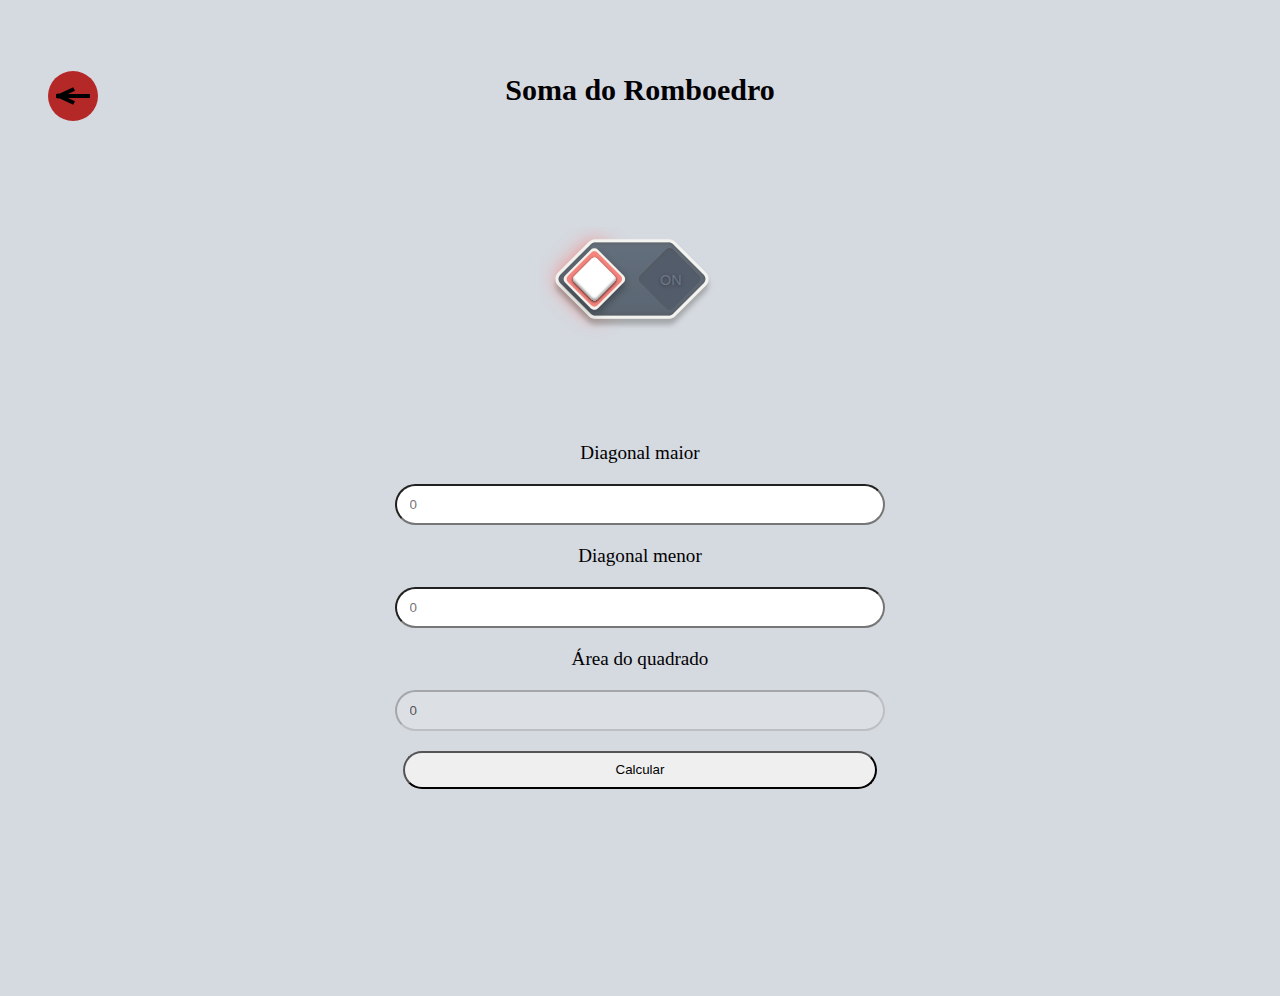
<file: pages/romboedro.html>
<!DOCTYPE html>
<html lang="pt-br">

<head>
    <meta charset="UTF-8">
    <meta name="viewport" content="width=device-width, initial-scale=1.0">
    <title>Romboedro</title>
    <style>
        a {
            width: 50px;
            height: 50px;
            position: absolute;
            border-radius: 50%;
            position: absolute;
            z-index: 1;
            color: rgba(180, 40, 40, 0);
        }

        body {
            display: flex;
            gap: 10px;
            flex-direction: column;
        }

        .voltar {
            background-color: rgb(180, 40, 40);
            width: 50px;
            height: 50px;
            position: absolute;
            border-radius: 50%;
            display: flex;
            justify-content: center;
            align-items: center;
        }

        .voltar span {
            border: 2px solid #000;
            width: 30px;
            position: absolute;
        }

        .voltar span:nth-child(1) {
            width: 15px;
            transform: rotate(-25deg);
            left: 15%;
            top: 40%;
        }

        .voltar span:nth-child(2) {
            width: 15px;
            transform: rotate(25deg);
            left: 15%;
            bottom: 40%;
        }

        .containerForma {
            display: flex;
            align-items: center;
            width: 100%;
            height: 100vh;
            flex-direction: column;
            position: relative;
            gap: 20px;
        }

        .containerForma input {
            width: 40%;
            height: calc(2vh + 1.5vw);
            border-radius: 30px;
            padding: 0 0 0 1vw;
        }

        .containerForma label {
            font-size: clamp(1rem, .7vh + 1vw, 2rem);
        }

        .containerForma button {
            width: 40%;
            height: calc(2vh + 1.5vw);
            border-radius: 30px;
            cursor: pointer;
        }

        .imagem {
            position: relative;
            height: 30%;
            display: flex;
            justify-content: center;
            align-items: center;
        }

        body {
            font-size: 20px;
            background-color: #d5d9e0;
            padding: 40px;
        }

        #checkbox-on {
            display: none;
        }

        .control-element {
            cursor: pointer;
        }

        .text-label {
            font-size: 1.8em;
            font-family: sans-serif;
            fill: #6D7788;
            text-shadow: 0 0.02em 0.1em rgba(0, 0, 0, 0.35);
            pointer-events: none;
        }

        .noselect {
            -webkit-touch-callout: none;
            -webkit-user-select: none;
            -khtml-user-select: none;
            -moz-user-select: none;
            -ms-user-select: none;
            user-select: none;
        }

        .position-container {
            cursor: pointer;
        }

        .svg-switch-container {
            width: 10em;
        }
    </style>
</head>

<body>
    <a href="../index.html">
        a
        <div class="voltar">
            <span></span>
            <span></span>
            <span></span>
        </div>
    </a>
    <div class="containerForma">
        <h2>Soma do Romboedro</h2>
        <div class="imagem">
            <svg xml:space="preserve" viewBox="0 0 500 300" y="0px" x="0px" xmlns:xlink="http://www.w3.org/1999/xlink"
                xmlns="http://www.w3.org/2000/svg" class="svg-switch-container" version="1.1">
                <defs>
                    <linearGradient y2="331.0775" x2="360" y1="149.0088" x1="360" gradientUnits="userSpaceOnUse"
                        id="SVGID_1_">
                        <stop style="stop-color:#636F7C" offset="0"></stop>
                        <stop style="stop-color:#5A6571" offset="1"></stop>
                    </linearGradient>

                    <filter height="160%" width="200%" y="-30%" x="-50%" id="inset-shadow-big-bottom">
                        <feOffset dy="2" dx="0"></feOffset>
                        <feGaussianBlur result="offset-blur" stdDeviation="1"></feGaussianBlur>
                        <feComposite result="inverse" in2="offset-blur" in="SourceGraphic" operator="out"></feComposite>
                        <feFlood result="color" flood-opacity="1" flood-color="#FFF"></feFlood>
                        <feComposite result="shadow" in2="inverse" in="color" operator="in"></feComposite>
                        <feComponentTransfer result="shadow" in="shadow">
                            <feFuncA type="linear"></feFuncA>
                        </feComponentTransfer>
                        <feComposite result="final-shadow-1" in2="SourceGraphic" in="shadow" operator="over">
                        </feComposite>

                        <feOffset dy="-4" dx="0"></feOffset>
                        <feGaussianBlur result="offset-blur" stdDeviation="2"></feGaussianBlur>
                        <feComposite result="inverse" in2="offset-blur" in="final-shadow-1" operator="out">
                        </feComposite>
                        <feFlood result="color" flood-opacity="1" flood-color="#999"></feFlood>
                        <feComposite result="shadow" in2="inverse" in="color" operator="in"></feComposite>
                        <feComponentTransfer result="shadow" in="shadow">
                            <feFuncA type="linear"></feFuncA>
                        </feComponentTransfer>
                        <feComposite result="final-shadow-2" in2="final-shadow-1" in="shadow" operator="over">
                        </feComposite>


                        <feGaussianBlur result="blur" stdDeviation="4" in="SourceAlpha"></feGaussianBlur>
                        <feOffset result="offsetblur" dy="3" dx="0"></feOffset>

                        <feComponentTransfer in="offsetblur" result="shadow1">
                            <feFuncA type="linear"></feFuncA>
                        </feComponentTransfer>

                        <feMerge>
                            <feMergeNode in="shadow1"></feMergeNode>
                            <feMergeNode in="final-shadow-2"></feMergeNode>
                        </feMerge>


                    </filter>

                    <filter id="inset-shadow-container">
                        <feOffset dy="2" dx="0"></feOffset>
                        <feGaussianBlur result="offset-blur" stdDeviation="2"></feGaussianBlur>
                        <feComposite result="inverse" in2="offset-blur" in="SourceGraphic" operator="out"></feComposite>
                        <feFlood result="color" flood-opacity="1" flood-color="#555"></feFlood>
                        <feComposite result="shadow" in2="inverse" in="color" operator="in"></feComposite>
                        <feComponentTransfer result="shadow" in="shadow">
                            <feFuncA type="linear"></feFuncA>
                        </feComponentTransfer>
                        <feComposite in2="SourceGraphic" in="shadow" operator="over"></feComposite>
                    </filter>

                    <filter id="inset-shadow-container-big">
                        <feOffset dy="0" dx="0"></feOffset>
                        <feGaussianBlur result="offset-blur" stdDeviation="5"></feGaussianBlur>
                        <feComposite result="inverse" in2="offset-blur" in="SourceGraphic" operator="out"></feComposite>
                        <feFlood result="color" flood-opacity="1" flood-color="#555"></feFlood>
                        <feComposite result="shadow" in2="inverse" in="color" operator="in"></feComposite>
                        <feComponentTransfer result="shadow" in="shadow">
                            <feFuncA type="linear"></feFuncA>
                        </feComponentTransfer>
                        <feComposite in2="SourceGraphic" in="shadow" operator="over"></feComposite>
                    </filter>

                    <filter height="150%" width="150%" y="-20%" x="-50%" id="big-gaussian-blur">
                        <feGaussianBlur result="base-blur" stdDeviation="25"></feGaussianBlur>
                    </filter>



                    <filter height="120%" width="150%" y="0" x="-10%" id="drop-shadow">
                        <feOffset dy="14" dx="0" in="SourceGraphic" result="offOut"></feOffset>
                        <feColorMatrix values="0.2 0 0 
                            0 0 0 0.2 
                            0 0 0 0 0 
                            0.2 0 0 0 
                            0 0 0.5 0" type="matrix" in="offOut" result="matrixOut"></feColorMatrix>
                        <feGaussianBlur stdDeviation="6" in="matrixOut" result="blurOut"></feGaussianBlur>
                        <feBlend mode="normal" in2="blurOut" in="SourceGraphic"></feBlend>
                    </filter>


                    <filter height="120%" width="120%" y="0" x="-10%" id="drop-shadow-checkbox">
                        <feOffset dy="10" dx="0" in="SourceGraphic" result="offOut"></feOffset>
                        <feColorMatrix values="0.0 0 0 
                            0 0 0 0.0 
                            0 0 0 0 0 
                            0.0 0 0 0 
                            0 0 0.35 0" type="matrix" in="offOut" result="matrixOut"></feColorMatrix>
                        <feGaussianBlur stdDeviation="10" in="matrixOut" result="blurOut"></feGaussianBlur>
                        <feBlend mode="normal" in2="blurOut" in="SourceGraphic"></feBlend>
                    </filter>


                </defs>
                <g transform="translate(-130 -110)" class="svg-switch">
                    <g filter="url(#big-gaussian-blur)" opacity="1" style="fill:#F4847D;" id="mild-glow">
                        <path
                            d="M254.949,330.381l-79.336-79.336c-6.1-6.1-6.1-15.991,0-22.091l79.336-79.336c6.1-6.1,15.991-6.1,22.091,0l79.336,79.336
                              c6.1,6.1,6.1,15.991,0,22.091l-79.336,79.336C270.939,336.481,261.049,336.481,254.949,330.381z">
                        </path>
                    </g>
                    <path d="M452.006,140.624H266.328c-0.848,0-1.665,0.132-2.431,0.376c-4.598,0.832-8.878,3.06-12.188,6.37
                      l-76.344,76.344c-8.98,8.98-8.98,23.592,0,32.572l76.344,76.344c3.31,3.31,7.59,5.537,12.188,6.37
                      c0.767,0.244,1.584,0.376,2.431,0.376h185.678c6.152,0,11.936-2.396,16.286-6.746l76.344-76.344c8.98-8.98,8.98-23.592,0-32.572
                      l-76.344-76.344C463.942,143.02,458.158,140.624,452.006,140.624L452.006,140.624z"
                        style="fill:#F3F3F0;" filter="url(#drop-shadow)" id="base-outline"></path>

                    <path d="M538.979,229.371l-76.344-76.344c-2.935-2.935-6.782-4.403-10.629-4.403H266.328v0.101
                      c-3.274,0.363-6.452,1.791-8.962,4.301l-76.344,76.344c-5.87,5.87-5.87,15.388,0,21.258l76.344,76.344
                      c2.51,2.51,5.689,3.938,8.962,4.301v0.101h185.678c3.847,0,7.694-1.468,10.629-4.403l76.344-76.344
                      C544.849,244.759,544.849,235.241,538.979,229.371z" filter="url(#inset-shadow-container-big)"
                        style="fill:url(#SVGID_1_);" id="base-container"></path>


                    <path d="M257.071,313.013l-64.09-64.09c-4.928-4.928-4.928-12.918,0-17.846
                      l64.09-64.09c4.928-4.928,12.918-4.928,17.846,0l64.09,64.09c4.928,4.928,4.928,12.918,0,17.846l-64.09,64.09
                      C269.989,317.94,261.999,317.94,257.071,313.013z" filter="url(#inset-shadow-container)"
                        class="position-container" style="fill:#525C6B;" id="start_container"></path>

                    <path d="M445.083,313.013l-64.09-64.09c-4.928-4.928-4.928-12.918,0-17.846
                      l64.09-64.09c4.928-4.928,12.918-4.928,17.846,0l64.09,64.09c4.928,4.928,4.928,12.918,0,17.846l-64.09,64.09
                      C458.001,317.94,450.011,317.94,445.083,313.013z" filter="url(#inset-shadow-container)"
                        style="fill:#525C6B;" class="position-container" id="end_container"></path>


                    <text y="255" x="225" class="text-label noselect">OFF</text>
                    <text y="255" x="430" class="text-label noselect">ON</text>

                    <g transform="translate(0)" id="checkbox-off">
                        <path d="M257.071,313.013l-64.09-64.09c-4.928-4.928-4.928-12.918,0-17.846l64.09-64.09
                          c4.928-4.928,12.918-4.928,17.846,0l64.09,64.09c4.928,4.928,4.928,12.918,0,17.846l-64.09,64.09
                          C269.989,317.94,261.999,317.94,257.071,313.013z" filter="url(#drop-shadow-checkbox)"
                            style="fill:#F5F3EE;" id="off-bot-cap"></path>
                        <path d="M257.942,305.884l-57.832-57.832c-4.447-4.447-4.447-11.656,0-16.103l57.832-57.832
                          c4.447-4.447,11.656-4.447,16.103,0l57.832,57.832c4.447,4.447,4.447,11.656,0,16.103l-57.832,57.832
                          C269.599,310.331,262.389,310.331,257.942,305.884z" style="fill:#F4847D;" id="off-color">
                        </path>
                        <path d="M259.757,291.032l-44.795-44.795c-3.444-3.444-3.444-9.029,0-12.473
                          l44.795-44.795c3.444-3.444,9.029-3.444,12.473,0l44.795,44.795c3.444,3.444,3.444,9.029,0,12.473l-44.795,44.795
                          C268.786,294.477,263.202,294.477,259.757,291.032z" filter="url(#inset-shadow-big-bottom)"
                            style="fill:#FFFFFF;" id="off-top-cap"></path>
                    </g>

                    <g id="control-group">
                        <path d="M452.006,140.624H266.328c-0.848,0-1.665,0.132-2.431,0.376c-4.598,0.832-8.878,3.06-12.188,6.37 
                      l-76.344,76.344c-8.98,8.98-8.98,23.592,0,32.572l76.344,76.344c3.31,3.31,7.59,5.537,12.188,6.37
                      c0.767,0.244,1.584,0.376,2.431,0.376h185.678c6.152,0,11.936-2.396,16.286-6.746l76.344-76.344c8.98-8.98,8.98-23.592,0-32.572
                      l-76.344-76.344C463.942,143.02,458.158,140.624,452.006,140.624L452.006,140.624z"
                            style="fill:transparent" id="controlon" class="control-element"></path>

                        <path d="M452.006,140.624H266.328c-0.848,0-1.665,0.132-2.431,0.376c-4.598,0.832-8.878,3.06-12.188,6.37 
                      l-76.344,76.344c-8.98,8.98-8.98,23.592,0,32.572l76.344,76.344c3.31,3.31,7.59,5.537,12.188,6.37
                      c0.767,0.244,1.584,0.376,2.431,0.376h185.678c6.152,0,11.936-2.396,16.286-6.746l76.344-76.344c8.98-8.98,8.98-23.592,0-32.572
                      l-76.344-76.344C463.942,143.02,458.158,140.624,452.006,140.624L452.006,140.624z"
                            style="fill:transparent" transform="translate(0 300)" class="control-element"
                            id="controloff"></path>
                    </g>

                    <animateTransform values="0 0 ; 0 300" fill="freeze" dur="0.01s" begin="controlon.click"
                        type="translate" attributeType="XML" attributeName="transform" xlink:href="#controlon">
                    </animateTransform>

                    <animateTransform values="0 300 ; 0 0" fill="freeze" dur="0.01s" begin="controlon.click"
                        type="translate" attributeType="XML" attributeName="transform" xlink:href="#controloff">
                    </animateTransform>

                    <animateTransform values="0 300 ; 0 0" fill="freeze" dur="0.01s" begin="controloff.click"
                        type="translate" attributeType="XML" attributeName="transform" xlink:href="#controlon">
                    </animateTransform>

                    <animateTransform values="0 0 ; 0 300" fill="freeze" dur="0.01s" begin="controloff.click"
                        type="translate" attributeType="XML" attributeName="transform" xlink:href="#controloff">
                    </animateTransform>



                    <animateTransform keyTimes="0;0.1;0.5; 0.9;1" values="0;-5;200;180;188;" fill="freeze" dur="0.3s"
                        begin="controlon.click" type="translate" attributeType="XML" attributeName="transform"
                        xlink:href="#checkbox-off"></animateTransform>

                    <animateTransform keyTimes="0;0.1;0.5; 0.9;1" values="188;193;-12; 8; 0" fill="freeze" dur="0.3s"
                        begin="controloff.click" type="translate" attributeType="XML" attributeName="transform"
                        xlink:href="#checkbox-off"></animateTransform>

                    <animateTransform keyTimes="0;0.1;0.5; 0.9;1" values="188;193;-12; 8; 0" fill="freeze" dur="0.3s"
                        begin="controloff.click" type="translate" attributeType="XML" attributeName="transform"
                        xlink:href="#mild-glow"></animateTransform>

                    <animateTransform keyTimes="0;0.1;0.5; 0.9;1" values="0;-5;200;180;188;" fill="freeze" dur="0.3s"
                        begin="controlon.click" type="translate" attributeType="XML" attributeName="transform"
                        xlink:href="#mild-glow"></animateTransform>


                    ?&gt;














                </g>
            </svg>
        </div>
        <label for="diagonalMaior">Diagonal maior</label>
        <input type="text" name="diagonalMaior" id="diagonalMaior" placeholder="0">
        <label for="diagonalMenor">Diagonal menor</label>
        <input type="text" name="diagonalMenor" id="diagonalMenor" placeholder="0">
        <label for="resultado">Área do quadrado</label>
        <input type="text" disabled name="resultado" id="resultado" value="0">
        <button id="calcular">Calcular</button>
    </div>
    <script>
        const diagonalMaior = document.getElementById("diagonalMaior");
        const diagonalMenor = document.getElementById("diagonalMenor");
        const resultado = document.getElementById("resultado");
        const calcular = document.getElementById("calcular");
        calcular.addEventListener("click", () => {
            let diagonalMaiorValor = parseFloat(diagonalMaior.value), diagonalMenorValor = parseFloat(diagonalMenor.value);
            if (isNaN(diagonalMaiorValor) || isNaN(diagonalMenorValor)){
                alert("por favor adicione um numero");
            }else if(diagonalMaiorValor < diagonalMenorValor){
                alert("diagonais invertidas");
            }else{
                resultado.value = 3 * diagonalMaiorValor * diagonalMenorValor;
            }
        });
    </script>
</body>

</html>
</file>
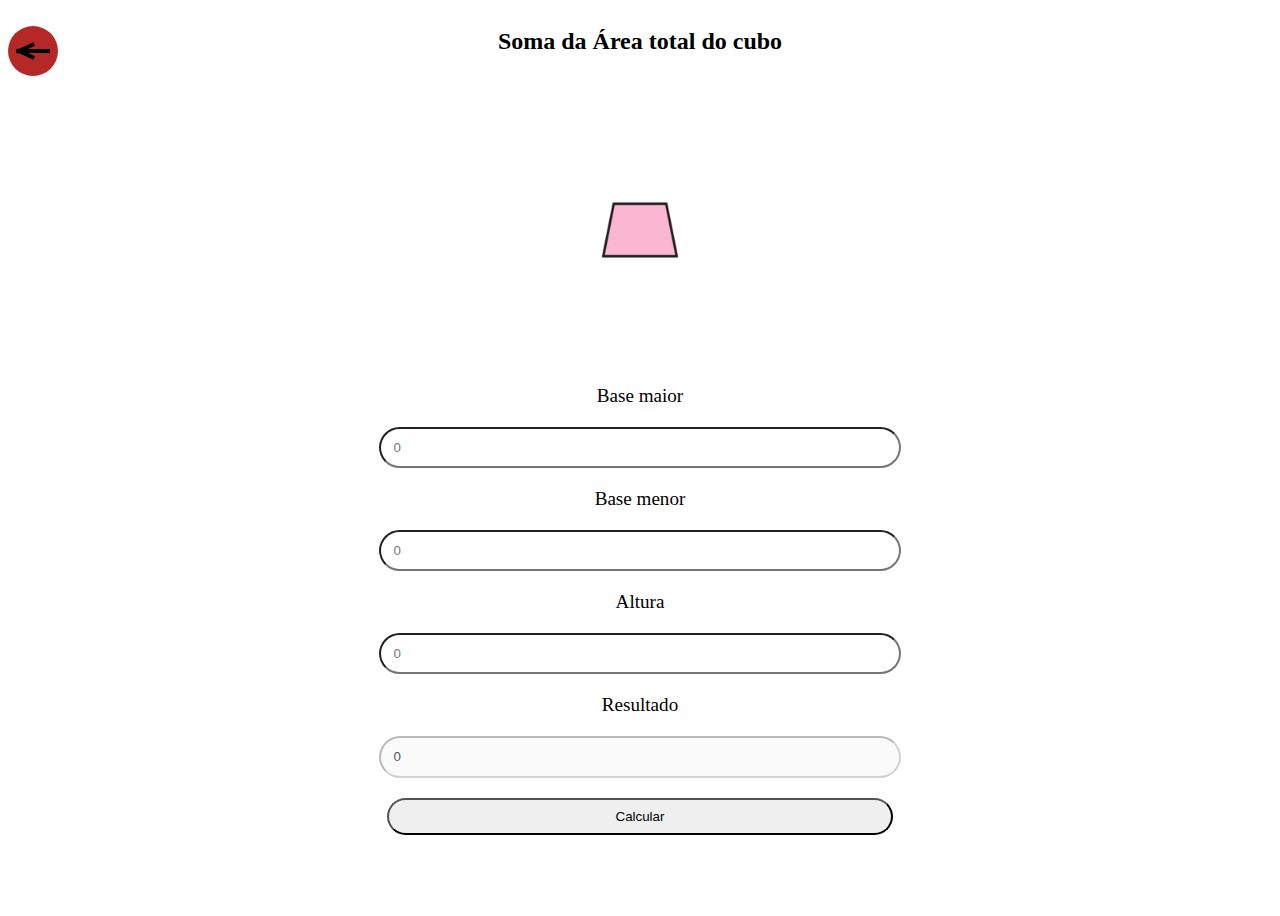
<file: pages/trapezoide.html>
<!DOCTYPE html>
<html lang="pt-br">

<head>
    <meta charset="UTF-8">
    <meta name="viewport" content="width=device-width, initial-scale=1.0">
    <title>Trapezio</title>
    <style>
        a {
            width: 50px;
            height: 50px;
            position: absolute;
            border-radius: 50%;
            position: absolute;
            z-index: 1;
            color: rgba(180, 40, 40, 0);
        }

        body {
            display: flex;
            gap: 10px;
            flex-direction: column;
        }

        .voltar {
            background-color: rgb(180, 40, 40);
            width: 50px;
            height: 50px;
            position: absolute;
            border-radius: 50%;
            display: flex;
            justify-content: center;
            align-items: center;
        }

        .voltar span {
            border: 2px solid #000;
            width: 30px;
            position: absolute;
        }

        .voltar span:nth-child(1) {
            width: 15px;
            transform: rotate(-25deg);
            left: 15%;
            top: 40%;
        }

        .voltar span:nth-child(2) {
            width: 15px;
            transform: rotate(25deg);
            left: 15%;
            bottom: 40%;
        }

        .containerForma {
            display: flex;
            align-items: center;
            width: 100%;
            height: 100vh;
            flex-direction: column;
            position: relative;
            gap: 20px;
        }

        .containerForma input {
            width: 40%;
            height: calc(2vh + 1.5vw);
            border-radius: 30px;
            padding: 0 0 0 1vw;
        }

        .containerForma label {
            font-size: clamp(1rem, .7vh + 1vw, 2rem);
        }

        .containerForma button {
            width: 40%;
            height: calc(2vh + 1.5vw);
            border-radius: 30px;
            cursor: pointer;
        }

        .imagem {
            position: relative;
            height: 30%;
            display: flex;
            justify-content: center;
            align-items: center;
        }

        .containerForma .imagem img {
            position: absolute;
            width: 100px;
            animation: crescerDiminuir 3s infinite ease-in-out;
        }

        @keyframes crescerDiminuir {
            0% {
                transform: scale(1);
            }

            50% {
                transform: scale(2);
            }

            100% {
                transform: scale(1);
            }
        }
    </style>
</head>

<body>
    <a href="../index.html">
        a
        <div class="voltar">
            <span></span>
            <span></span>
            <span></span>
        </div>
    </a>
    <div class="containerForma">
        <h2>Soma da Área total do cubo</h2>
        <div class="imagem">
            <img src="../assets/img/trapezoide.png" alt="trapézio">
        </div>
        <label for="baseMaior">Base maior</label>
        <input type="text" name="baseMaior" id="baseMaior" placeholder="0">
        <label for="baseMenor">Base menor</label>
        <input type="text" name="baseMenor" id="baseMenor" placeholder="0">
        <label for="altura">Altura</label>
        <input type="text" name="altura" id="altura" placeholder="0">
        <label for="resultado">Resultado</label>
        <input type="text" disabled name="resultado" id="resultado" value="0">
        <button id="calcular">Calcular</button>
    </div>
    <script>
        const baseMaior = document.getElementById("baseMaior");
        const baseMenor = document.getElementById("baseMenor");
        const altura = document.getElementById("altura");
        const resultado = document.getElementById("resultado");
        const calcular = document.getElementById("calcular");
        calcular.addEventListener("click", () => {
            let baseMaiorValor = parseFloat(baseMaior.value), baseMenorValor = parseFloat(baseMenor.value), alturaValor = parseFloat(altura.value);
            if (isNaN(baseMaiorValor) || isNaN(baseMenorValor) || isNaN(alturaValor)) {
                alert("por favor adicione um numero")
            } else if (baseMaiorValor < baseMenorValor) {
                alert("as bases estão invertidas")
            } else {
                resultado.value = (baseMaiorValor + baseMenorValor) * alturaValor / 2;
            }
        });
    </script>
</body>

</html>
</file>
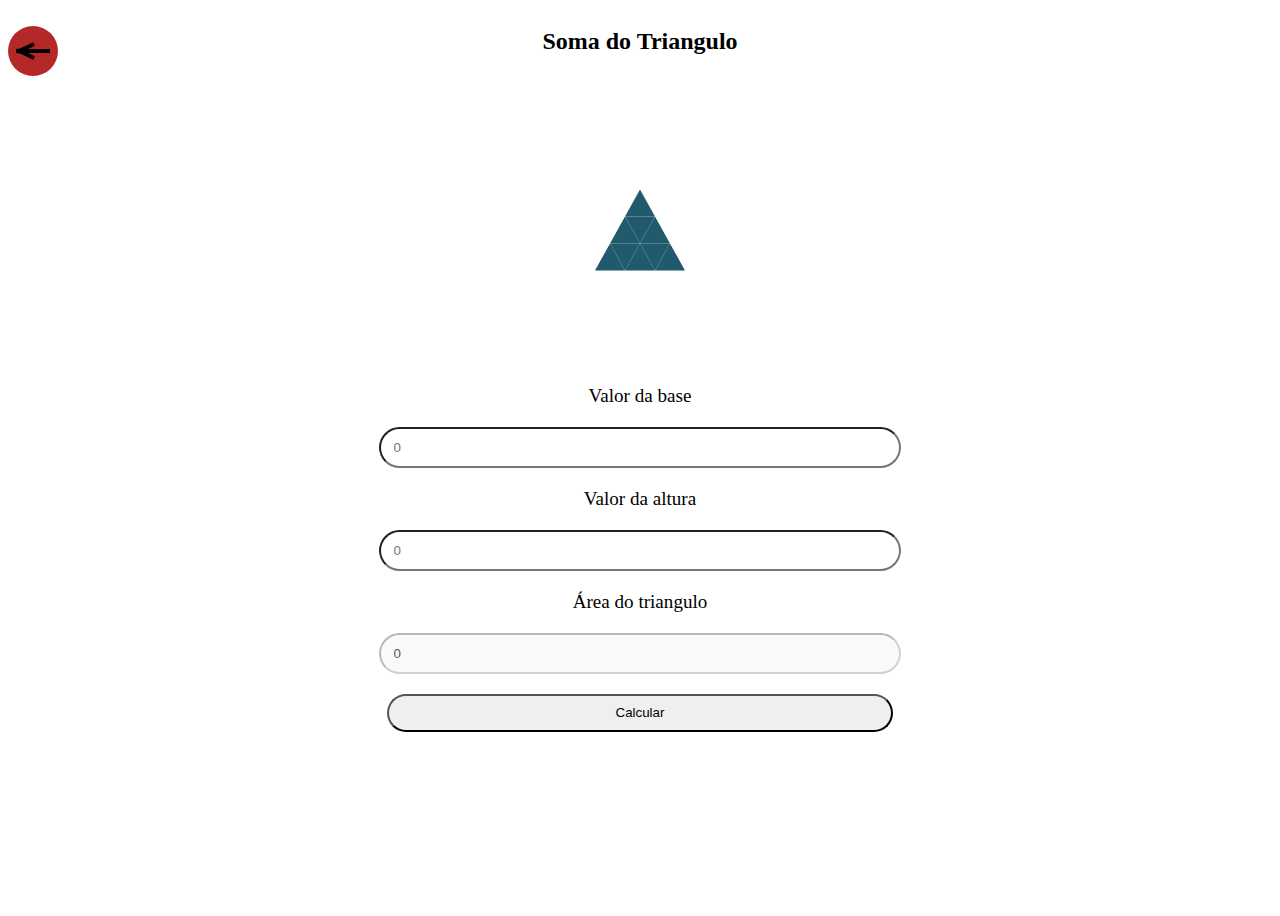
<file: pages/triangulo.html>
<!DOCTYPE html>
<html lang="pt-br">

<head>
    <meta charset="UTF-8">
    <meta name="viewport" content="width=device-width, initial-scale=1.0">
    <title>Triangulo</title>
    <style>
        a {
            width: 50px;
            height: 50px;
            position: absolute;
            border-radius: 50%;
            position: absolute;
            z-index: 1;
            color: rgba(180, 40, 40, 0);
        }

        body {
            display: flex;
            gap: 10px;
            flex-direction: column;
        }

        .voltar {
            background-color: rgb(180, 40, 40);
            width: 50px;
            height: 50px;
            position: absolute;
            border-radius: 50%;
            display: flex;
            justify-content: center;
            align-items: center;
        }

        .voltar span {
            border: 2px solid #000;
            width: 30px;
            position: absolute;
        }

        .voltar span:nth-child(1) {
            width: 15px;
            transform: rotate(-25deg);
            left: 15%;
            top: 40%;
        }

        .voltar span:nth-child(2) {
            width: 15px;
            transform: rotate(25deg);
            left: 15%;
            bottom: 40%;
        }

        .containerForma {
            display: flex;
            align-items: center;
            width: 100%;
            height: 100vh;
            flex-direction: column;
            position: relative;
            gap: 20px;
        }

        .containerForma input {
            width: 40%;
            height: calc(2vh + 1.5vw);
            border-radius: 30px;
            padding: 0 0 0 1vw;
        }

        .containerForma label {
            font-size: clamp(1rem, .7vh + 1vw, 2rem);
        }

        .containerForma button {
            width: 40%;
            height: calc(2vh + 1.5vw);
            border-radius: 30px;
            cursor: pointer;
        }

        .imagem {
            position: relative;
            height: 30%;
            display: flex;
            justify-content: center;
            align-items: center;
        }

        .triangles {
            transform: translate(-50%, -50%);
            height: 81px;
            width: 90px;
            position: absolute;
            left: 50%;
            top: 50%;
        }

        .tri {
            position: absolute;
            animation: pulse_51 750ms ease-in infinite;
            border-top: 27px solid #215A6D;
            border-left: 15px solid transparent;
            border-right: 15px solid transparent;
            border-bottom: 0px;
        }

        .tri.invert {
            border-top: 0px;
            border-bottom: 27px solid #215A6D;
            border-left: 15px solid transparent;
            border-right: 15px solid transparent;
        }

        .tri:nth-child(1) {
            left: 30px;
        }

        .tri:nth-child(2) {
            left: 15px;
            top: 27px;
            animation-delay: -125ms;
        }

        .tri:nth-child(3) {
            left: 30px;
            top: 27px;
        }

        .tri:nth-child(4) {
            left: 45px;
            top: 27px;
            animation-delay: -625ms;
        }

        .tri:nth-child(5) {
            top: 54px;
            animation-delay: -250ms;
        }

        .tri:nth-child(6) {
            top: 54px;
            left: 15px;
            animation-delay: -250ms;
        }

        .tri:nth-child(7) {
            top: 54px;
            left: 30px;
            animation-delay: -375ms;
        }

        .tri:nth-child(8) {
            top: 54px;
            left: 45px;
            animation-delay: -500ms;
        }

        .tri:nth-child(9) {
            top: 54px;
            left: 60px;
            animation-delay: -500ms;
        }

        @keyframes pulse_51 {
            0% {
                opacity: 1;
            }

            16.666% {
                opacity: 1;
            }

            100% {
                opacity: 0;
            }
        }
    </style>
</head>

<body>
    <a href="../index.html">
        a
        <div class="voltar">
            <span></span>
            <span></span>
            <span></span>
        </div>
    </a>
    <div class="containerForma">
        <h2>Soma do Triangulo</h2>
        <div class="imagem">
            <div class="triangles">
                <div class="tri invert"></div>
                <div class="tri invert"></div>
                <div class="tri"></div>
                <div class="tri invert"></div>
                <div class="tri invert"></div>
                <div class="tri"></div>
                <div class="tri invert"></div>
                <div class="tri"></div>
                <div class="tri invert"></div>
            </div>
        </div>
        <label for="base">Valor da base</label>
        <input type="text" name="base" id="base" placeholder="0">
        <label for="altura">Valor da altura</label>
        <input type="text" name="altura" id="altura" placeholder="0">
        <label for="resultado">Área do triangulo</label>
        <input type="text" disabled name="resultado" id="resultado" value="0">
        <button id="calcular">Calcular</button>
    </div>
    <script>
        const base = document.getElementById("base");
        const altura = document.getElementById("altura");
        const resultado = document.getElementById("resultado");
        const calcular = document.getElementById("calcular");
        calcular.addEventListener("click", () => {
            let baseValor = parseFloat(base.value), alturaValor = parseFloat(altura.value);
            if (isNaN(baseValor) || isNaN(alturaValor)) {
                alert("por favor adicione um numero");
            } else {
                resultado.value = baseValor * alturaValor / 2;
            }
        });
    </script>
</body>

</html>
</file>
<file: css/style.css>
*{
    margin: 0;
    padding: 0;
    box-sizing: border-box;
    font-family: Courier, 'Courier New', monospace;
    padding: 0;
    margin: 0;
    transition: 0.3s all;
}

html{
    scroll-behavior: auto;
    scrollbar-width: 10px;
    overflow-x:hidden;
}

body{
    background: radial-gradient(circle, rgba(64,79,154,1) 0%, rgba(84,55,145,1) 10%, rgba(118,49,136,1) 20%, rgba(124,46,134,1) 30%, rgba(120,39,125,1) 40%, rgba(115,39,113,1) 50%, rgba(131,43,117,1) 60%, rgba(129,35,104,1) 70%, rgba(124,23,79,1) 80%, rgba(149,28,74,1) 90%, rgba(163,30,57,1) 100%);
    display: flex;
    flex-direction: column;
    align-items: center;
}
.escrita h2{
    font-size: 4vw;
}

.escrita{
display: flex;
align-items: center;
justify-content: space-evenly;
margin-top: 5%;
width: 100vw;
}

#dica{
    width: 50px;
    height: 50px;
    border-radius: 100%;
    background-color: #111;
    display: flex;
    align-items: center;
    justify-content: center;
}

#dica p{
    color: #f3f3f3;
    cursor:pointer;
    font-size: 30px;
    font-weight: bold;
}
#popup{
    position: absolute;
    padding: 30px;
    border-radius: 20px;
    background-color: rgb(103, 159, 237);
    box-shadow: 3px 5px 10px rgba(0, 0, 0, 0.7);
    top: 23%;
    left:15%;
    display: flex;
    width: 70%;
    height: 50%;
    z-index: 1;
    flex-direction: column;
    text-align: justify;
    cursor: default;
    font-size: 20px;
    display: none;
}

.achou{
    height: 100%;
    display: flex;
    flex-direction: column;
    justify-content: end;
}

#popup #achou{
    color: #ff0019;
}

#fecharPopup{
    width: 40px;
    height: 40px;
    border-radius: 100%;
    background-color: #bf1d3b;
    display: flex;
    align-items: center;
    justify-content: center;
    position: absolute;
    left:100%;
    bottom:100%;
    cursor: pointer;
    color: #f3f3f3;
    z-index: 1;
}

#fecharPopup span{
    border: 3px solid #000;
    width: 25px;
    position: absolute;
}
#fecharPopup span:nth-child(1){
    transform: rotate(45deg);
}
#fecharPopup span:nth-child(2){
    transform: rotate(-45deg);
}

#fecharPopup:hover{
    transform: scale(1.2);
    transition: all 0.3s;
}

#cover{
    width: 100vw;
    height: 100Vh;
    background-color: rgba(0, 0, 0, 0.45);
    backdrop-filter: blur(10px);
    -webkit-backdrop-filter: blur(15px);
    position: absolute;
    display: none;
    z-index: 1;
}

#container, #containerDois{
    height: 100vh;
    display: flex;
    padding: 0 70px;
    flex-flow: wrap row;
    justify-content: space-around;
    padding: 0 0 20px 0;
}
.formas{
    display: flex;
    flex-wrap: wrap ;
    width: 15%;
    height: 12%;
    row-gap: 30px;
    margin: 5%;
}

.formas img{ 
    width:75%;
    animation: giro 10s linear infinite ;
}

.btnFormas{
    width: 100%;
    height: calc(4vh + 2px);
    font-size: clamp(.7rem, 2vw - 1vh, 2rem);
    cursor: pointer;
    border: 2px solid #333;
    border: 70px;
    background-color: #279b9d;
    display: flex;
    justify-content: center;
    align-items: center;
    color: rgb(40, 4, 76);
    text-decoration: none;
    border-radius: 3px;
}

@keyframes giro {
    from {
        transform: rotate(0deg);
    }
    to {
        transform: rotate(360deg);
    }
}

.calcularFormas{
    position: absolute;
    z-index: 1;
    width: 70%;
    height: 50vh;
    padding: 30px;
    border-radius: 20px;
    background-color: rgb(103, 159, 237);
    box-shadow: 3px 5px 10px rgba(0, 0, 0, 0.7);
    z-index: 1;
    flex-direction: column;
    cursor: default;
    font-size: 20px;
    top: 50%;
    right: 50%;
    transform: translate(50%,-50%);
    display: flex;
    align-items: center;
}

.divisao{
    display: flex;
    position: relative;
    margin: auto 0;
}

.divisao img{
    width: 100px;
    height: 100px;
    animation: infinite ease-in-out pular .8s;
    position: absolute;
    left: -50%;

}

@keyframes pular{
    from{
        top: initial;
    }to{
        top: 30%
    }
}

.divisao div{
    display: flex;
    flex-direction: column;
    gap: 20px;
}

.divisao div input{
    width: 100%;
    border-radius: 10px;
    height: 5vh;
}

.divisao button{
    width: 100%;
    border-radius: 10px;
    height: 5vh;
    cursor: pointer;
}
</file>
